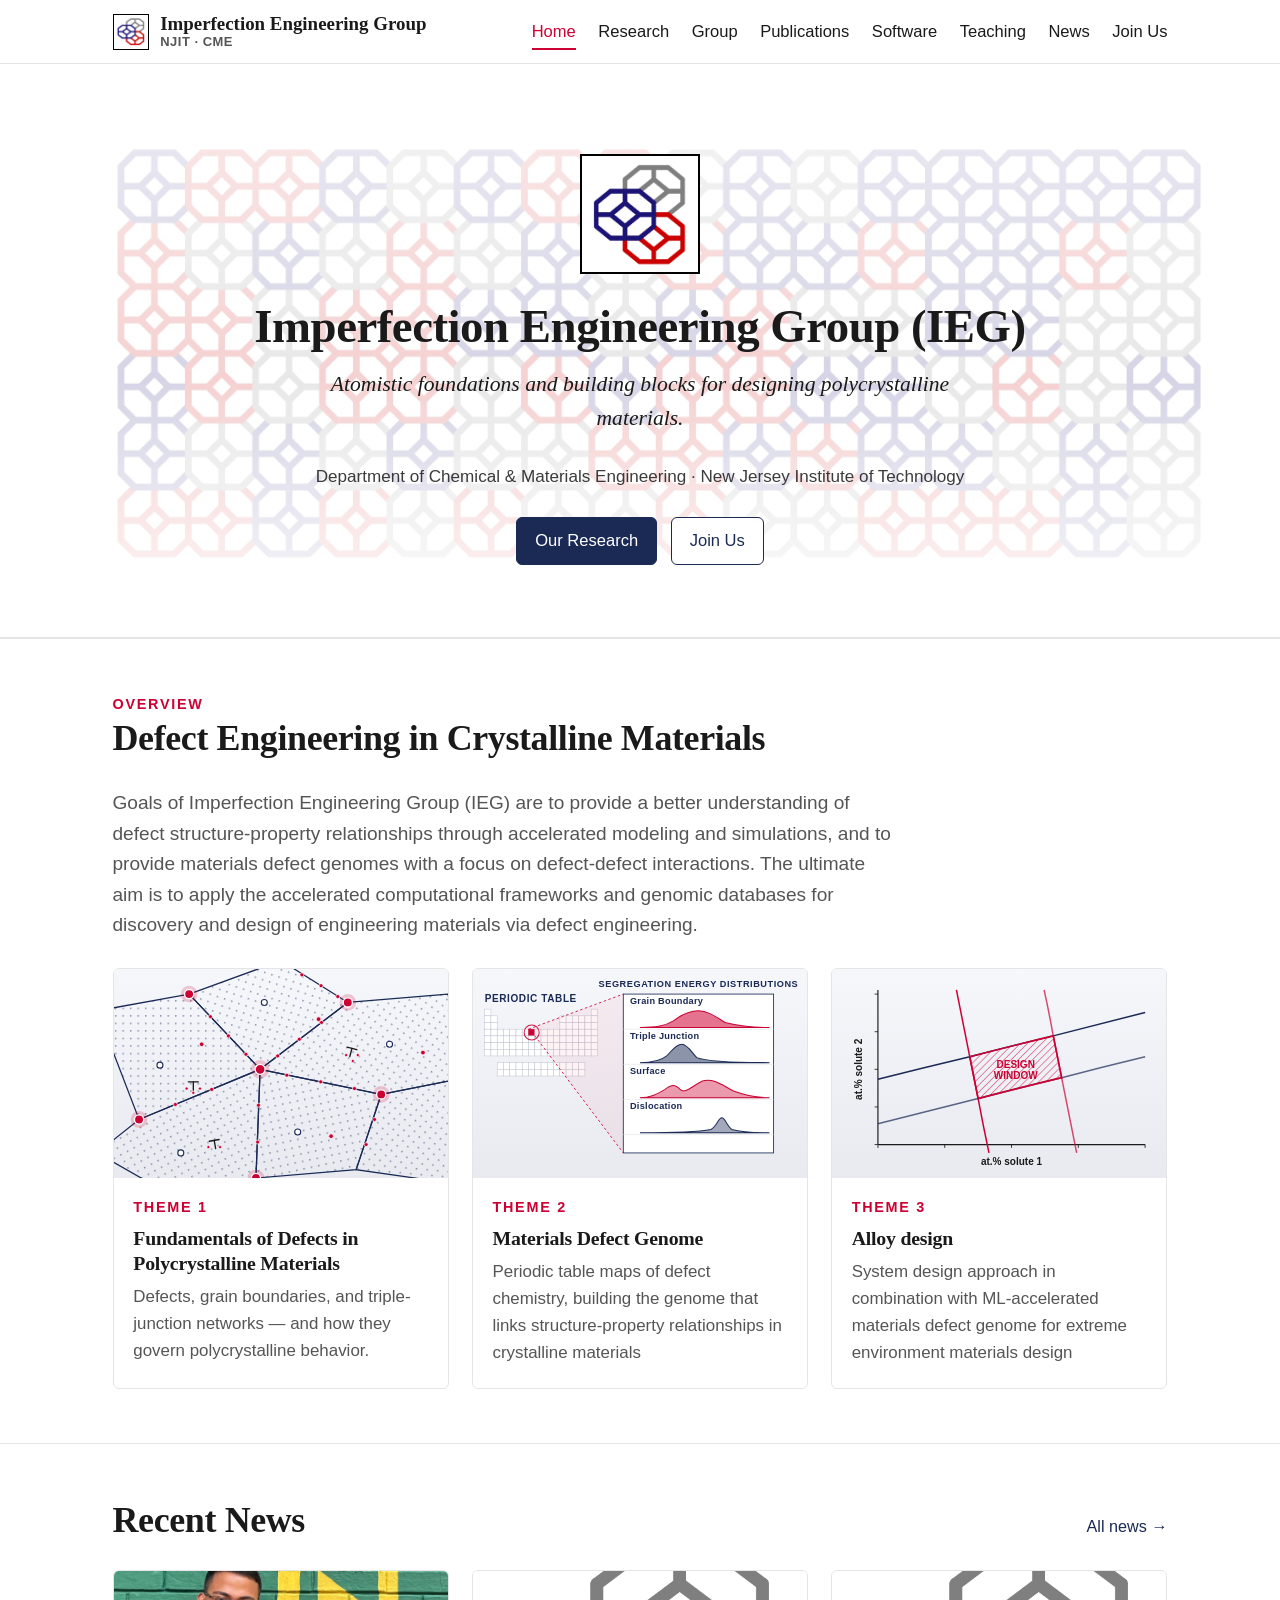
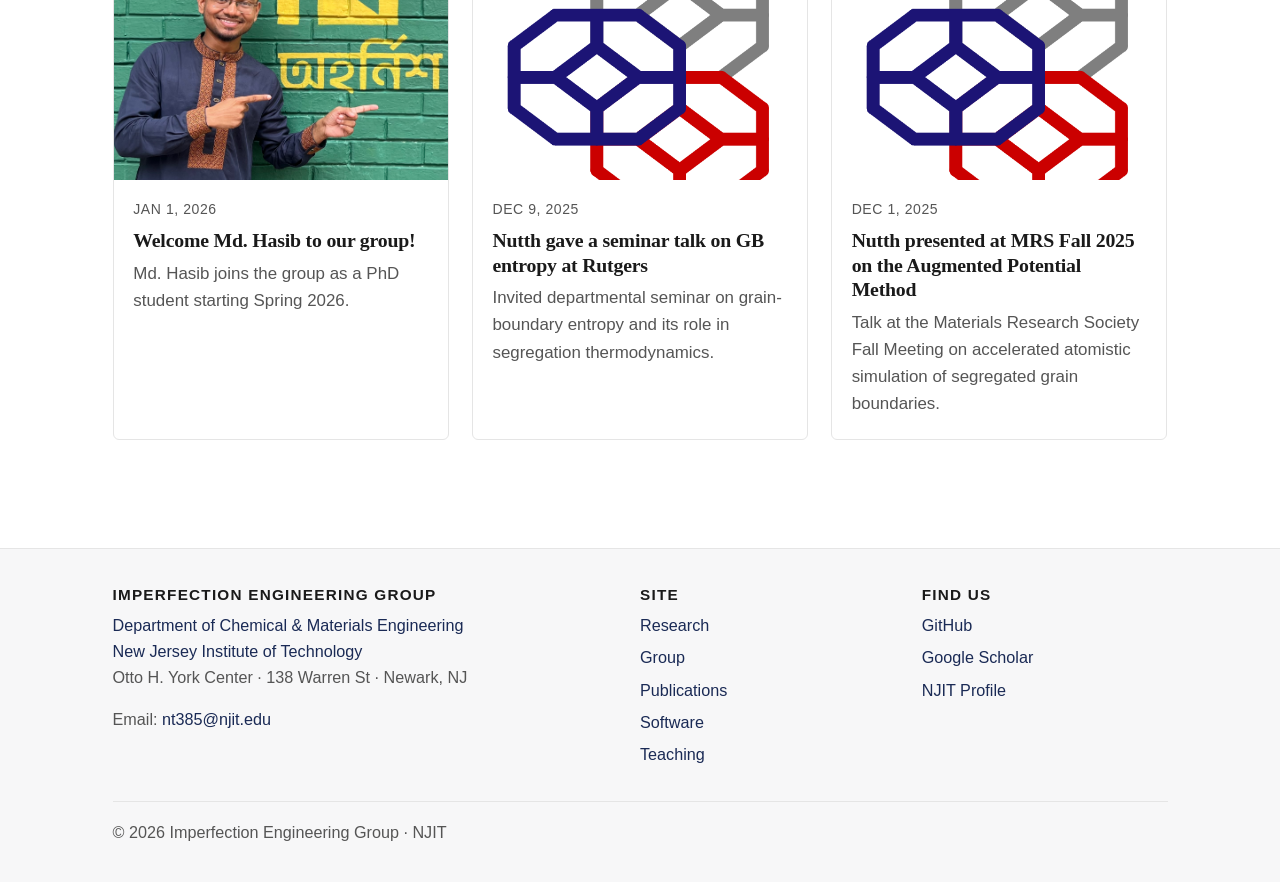
<file: index.html>
<!DOCTYPE html>
<html lang="en">
<head>
  <meta charset="UTF-8">
  <meta name="viewport" content="width=device-width, initial-scale=1">
  <title>Imperfection Engineering Group — NJIT</title>
  <meta name="description" content="Imperfection Engineering Group at NJIT — atomistic simulations and materials design for defects, grain boundaries, and polycrystalline materials.">
  <link rel="icon" href="favicon.png">
  <link rel="stylesheet" href="assets/css/style.css">
</head>
<body>

<header class="site-header">
  <div class="container">
    <nav class="nav">
      <a class="brand" href="index.html">
        <img src="assets/img/logo.png" alt="">
        <span class="brand-text">
          <span class="t1">Imperfection Engineering Group</span>
          <span class="t2">NJIT · CME</span>
        </span>
      </a>
      <button class="nav-toggle" aria-label="Toggle navigation"><span></span></button>
      <ul class="nav-links">
        <li><a href="index.html">Home</a></li>
        <li><a href="pages/research.html">Research</a></li>
        <li><a href="pages/group.html">Group</a></li>
        <li><a href="pages/publications.html">Publications</a></li>
        <li><a href="pages/software.html">Software</a></li>
        <li><a href="pages/teaching.html">Teaching</a></li>
        <li><a href="pages/news.html">News</a></li>
        <li><a href="pages/joinus.html">Join Us</a></li>
      </ul>
    </nav>
  </div>
</header>

<section class="hero">
  <div class="container">
    <img class="hero-logo" src="assets/img/logo.png" alt="Imperfection Engineering Group logo">
    <h1>Imperfection Engineering Group (IEG)</h1>
    <p class="tagline">Atomistic foundations and building blocks for designing polycrystalline materials.</p>
    <p class="hero-meta">Department of Chemical &amp; Materials Engineering · New Jersey Institute of Technology</p>
    <div class="hero-actions">
      <a class="btn btn-primary" href="pages/research.html">Our Research</a>
      <a class="btn" href="pages/joinus.html">Join Us</a>
    </div>
  </div>
</section>

<section>
  <div class="container">
    <div class="section-head">
      <div>
        <div class="eyebrow">Overview</div>
        <h2>Defect Engineering in Crystalline Materials</h2>
      </div>
    </div>
    <p class="muted" style="max-width:780px;">
      Goals of Imperfection Engineering Group (IEG) are to provide a better understanding of defect structure-property
      relationships through accelerated modeling and simulations, and to provide materials defect genomes with a focus
      on defect-defect interactions. The ultimate aim is to apply the accelerated computational frameworks and genomic
      databases for discovery and design of engineering materials via defect engineering.
    </p>
    <div class="grid grid-3" style="margin-top:1.5rem;">
      <div class="card">
        <div class="card-img"><img src="assets/img/theme-polycrystal.svg" alt="Polycrystalline ensemble with intra-grain defects, grain boundaries, and triple junctions"></div>
        <div class="card-body">
          <span class="eyebrow">Theme 1</span>
          <h3 class="card-title">Fundamentals of Defects in Polycrystalline Materials</h3>
          <p class="card-text">Defects, grain boundaries, and triple-junction networks — and how they govern polycrystalline behavior.</p>
        </div>
      </div>
      <div class="card">
        <div class="card-img"><img src="assets/img/theme-defect-genome.svg" alt="Periodic table linked to a defect chemistry genome matrix"></div>
        <div class="card-body">
          <span class="eyebrow">Theme 2</span>
          <h3 class="card-title">Materials Defect Genome</h3>
          <p class="card-text">Periodic table maps of defect chemistry, building the genome that links structure-property relationships in crystalline materials</p>
        </div>
      </div>
      <div class="card">
        <div class="card-img"><img src="assets/img/theme-design.svg" alt="Olson-style contour plot showing iso-property curves and the alloy design window"></div>
        <div class="card-body">
          <span class="eyebrow">Theme 3</span>
          <h3 class="card-title">Alloy design</h3>
          <p class="card-text">System design approach in combination with ML-accelerated materials defect genome for extreme environment materials design</p>
        </div>
      </div>
    </div>
  </div>
</section>

<section>
  <div class="container">
    <div class="section-head">
      <h2>Recent News</h2>
      <a class="more" href="pages/news.html">All news →</a>
    </div>
    <div id="news-cards" class="grid grid-3"></div>
  </div>
</section>

<footer class="site-footer">
  <div class="container">
    <div class="footer-grid">
      <div>
        <h4>Imperfection Engineering Group</h4>
        <p class="muted"><a href="https://cme.njit.edu/" target="_blank" rel="noopener">Department of Chemical &amp; Materials Engineering</a><br>
        <a href="https://www.njit.edu/" target="_blank" rel="noopener">New Jersey Institute of Technology</a><br>
        Otto H. York Center · 138 Warren St · Newark, NJ</p>
        <p class="muted">Email: <a href="mailto:nt385@njit.edu">nt385@njit.edu</a></p>
      </div>
      <div>
        <h4>Site</h4>
        <ul>
          <li><a href="pages/research.html">Research</a></li>
          <li><a href="pages/group.html">Group</a></li>
          <li><a href="pages/publications.html">Publications</a></li>
          <li><a href="pages/software.html">Software</a></li>
          <li><a href="pages/teaching.html">Teaching</a></li>
        </ul>
      </div>
      <div>
        <h4>Find us</h4>
        <ul>
          <li><a href="https://github.com/Imperfection-Engineering-Group" target="_blank" rel="noopener">GitHub</a></li>
          <li><a href="https://scholar.google.com/citations?user=QiIAZvwAAAAJ&amp;hl=en" target="_blank" rel="noopener">Google Scholar</a></li>
          <li><a href="https://people.njit.edu/profile/nt385" target="_blank" rel="noopener">NJIT Profile</a></li>
        </ul>
      </div>
    </div>
    <div class="footer-bottom">
      <span>© <span id="yr"></span> Imperfection Engineering Group · NJIT</span>
    </div>
  </div>
</footer>

<script src="assets/js/site.js"></script>
<script>renderNews("news-cards", { style: "cards", limit: 3 });</script>
</body>
</html>
</file>
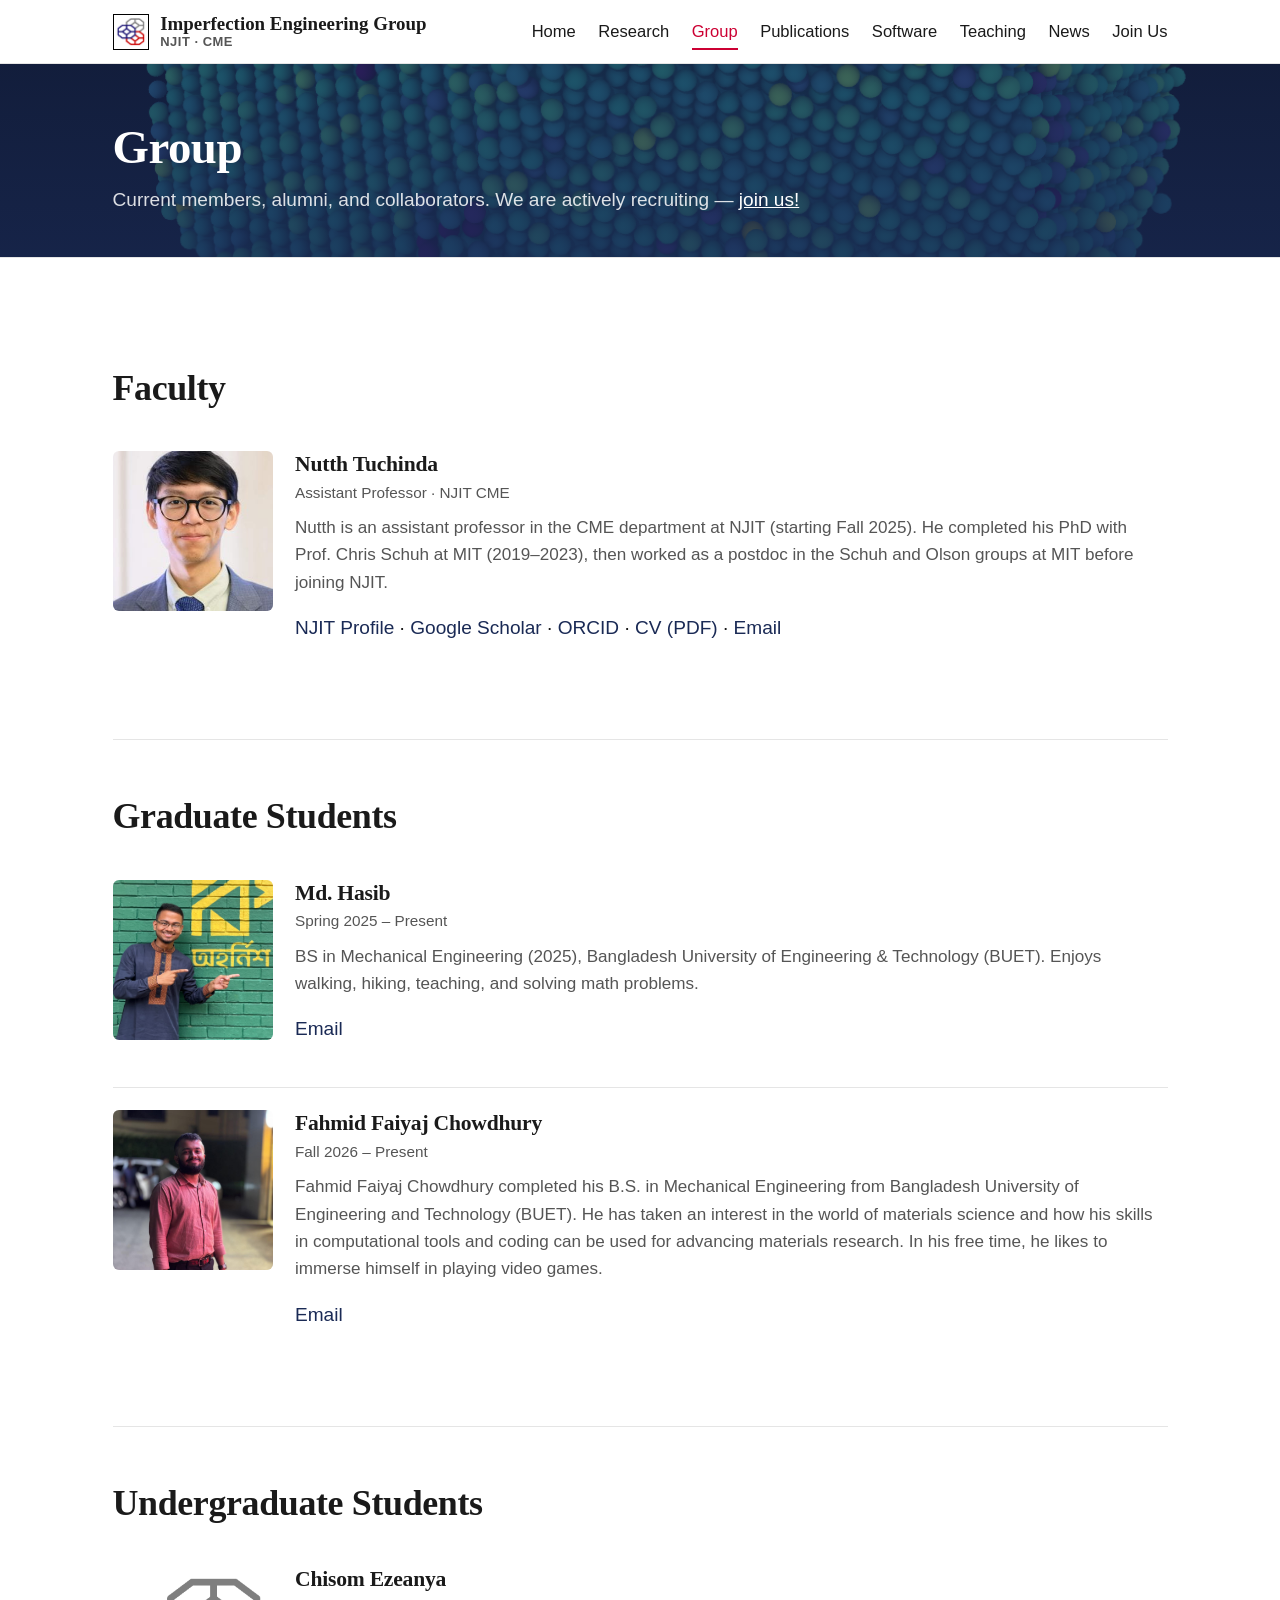
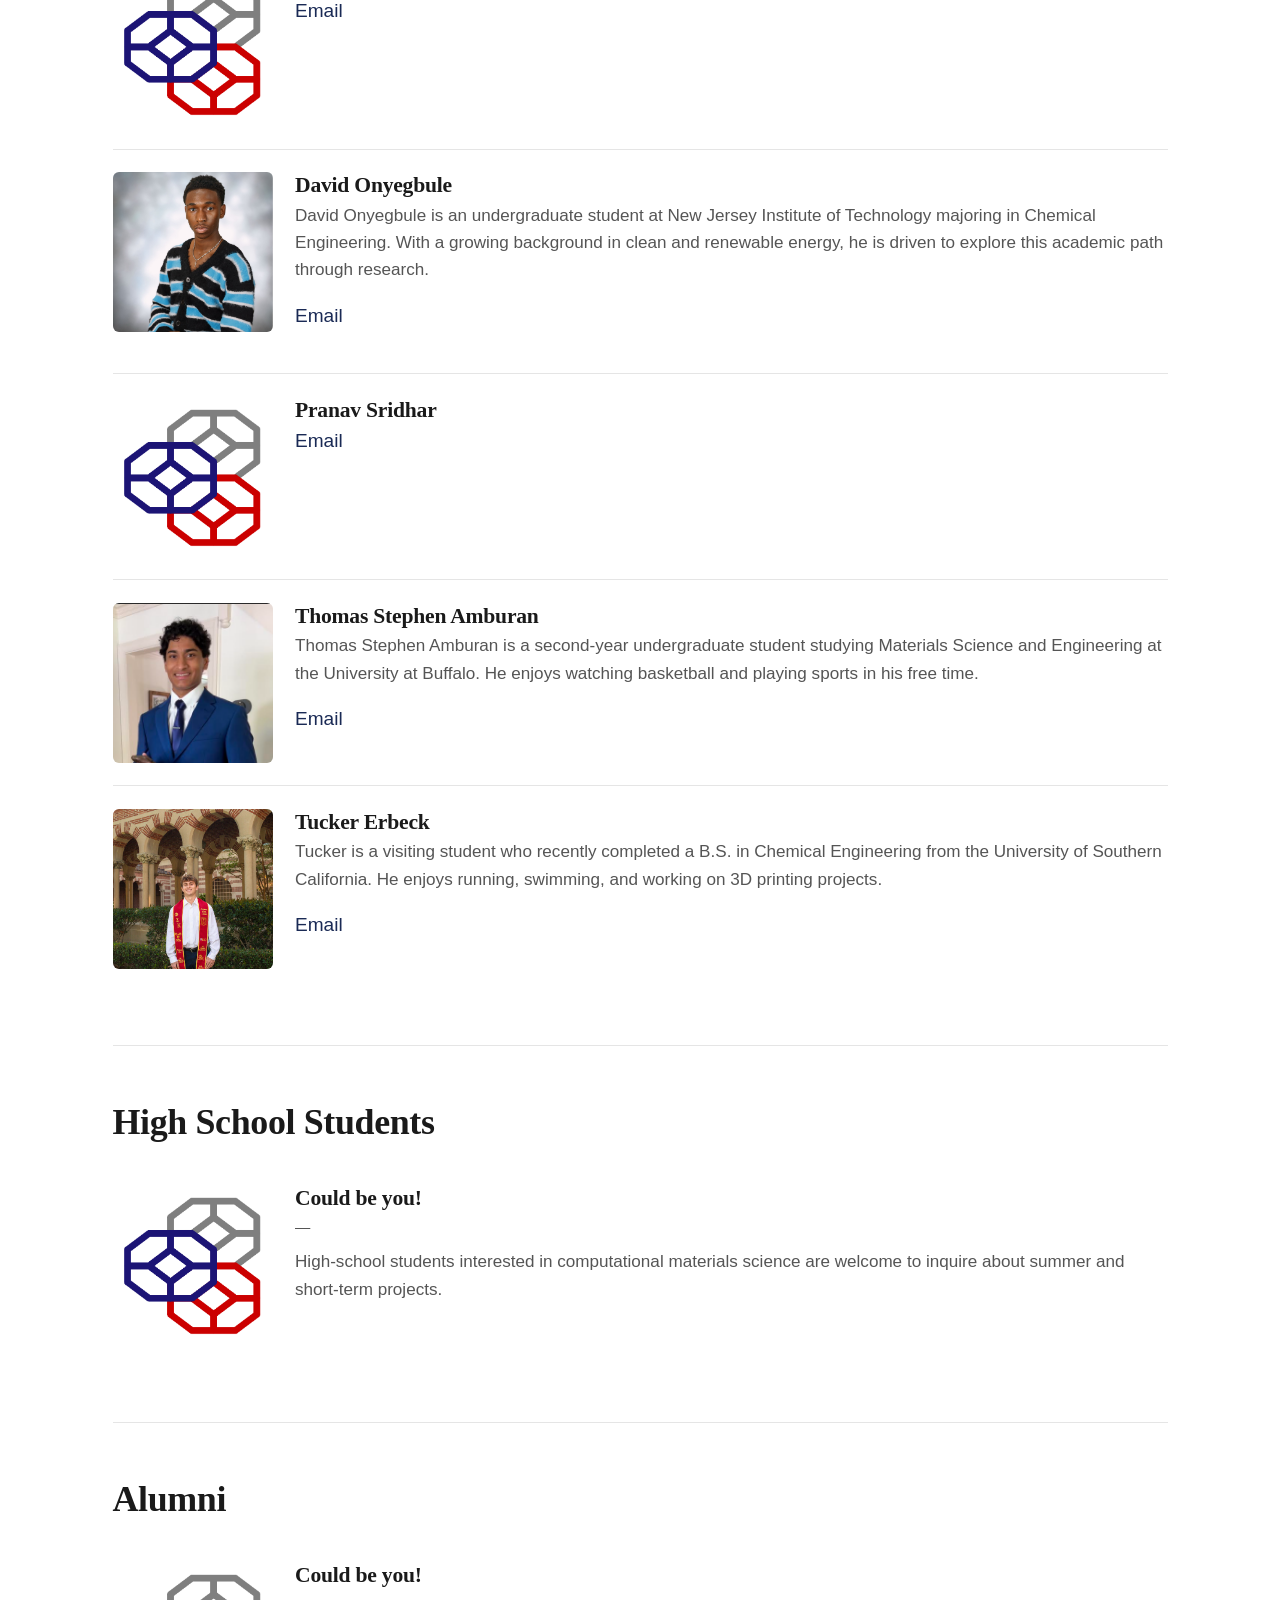
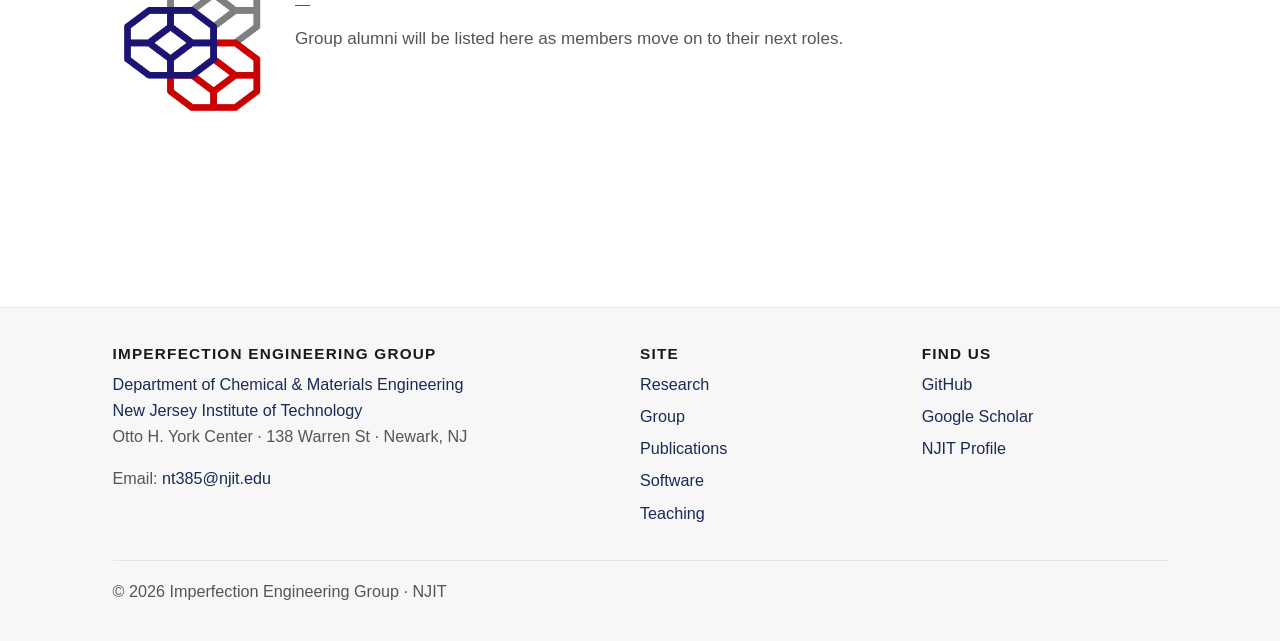
<file: pages/group.html>
<!DOCTYPE html>
<html lang="en">
<head>
  <meta charset="UTF-8">
  <meta name="viewport" content="width=device-width, initial-scale=1">
  <title>Group — Imperfection Engineering Group</title>
  <link rel="icon" href="../favicon.png">
  <link rel="stylesheet" href="../assets/css/style.css">
</head>
<body data-base="../">
<header class="site-header" data-include="header"></header>

<section class="page-banner">
  <div class="container">
    <h1>Group</h1>
    <p>Current members, alumni, and collaborators. We are actively recruiting — <a href="joinus.html" style="color:#fff; text-decoration: underline;">join us!</a></p>
  </div>
</section>

<section>
  <div class="container">
    <div id="group-content"></div>
  </div>
</section>

<footer class="site-footer" data-include="footer"></footer>
<script src="../assets/js/layout.js"></script>
<script src="../assets/js/site.js"></script>
<script>renderGroup();</script>
</body>
</html>
</file>
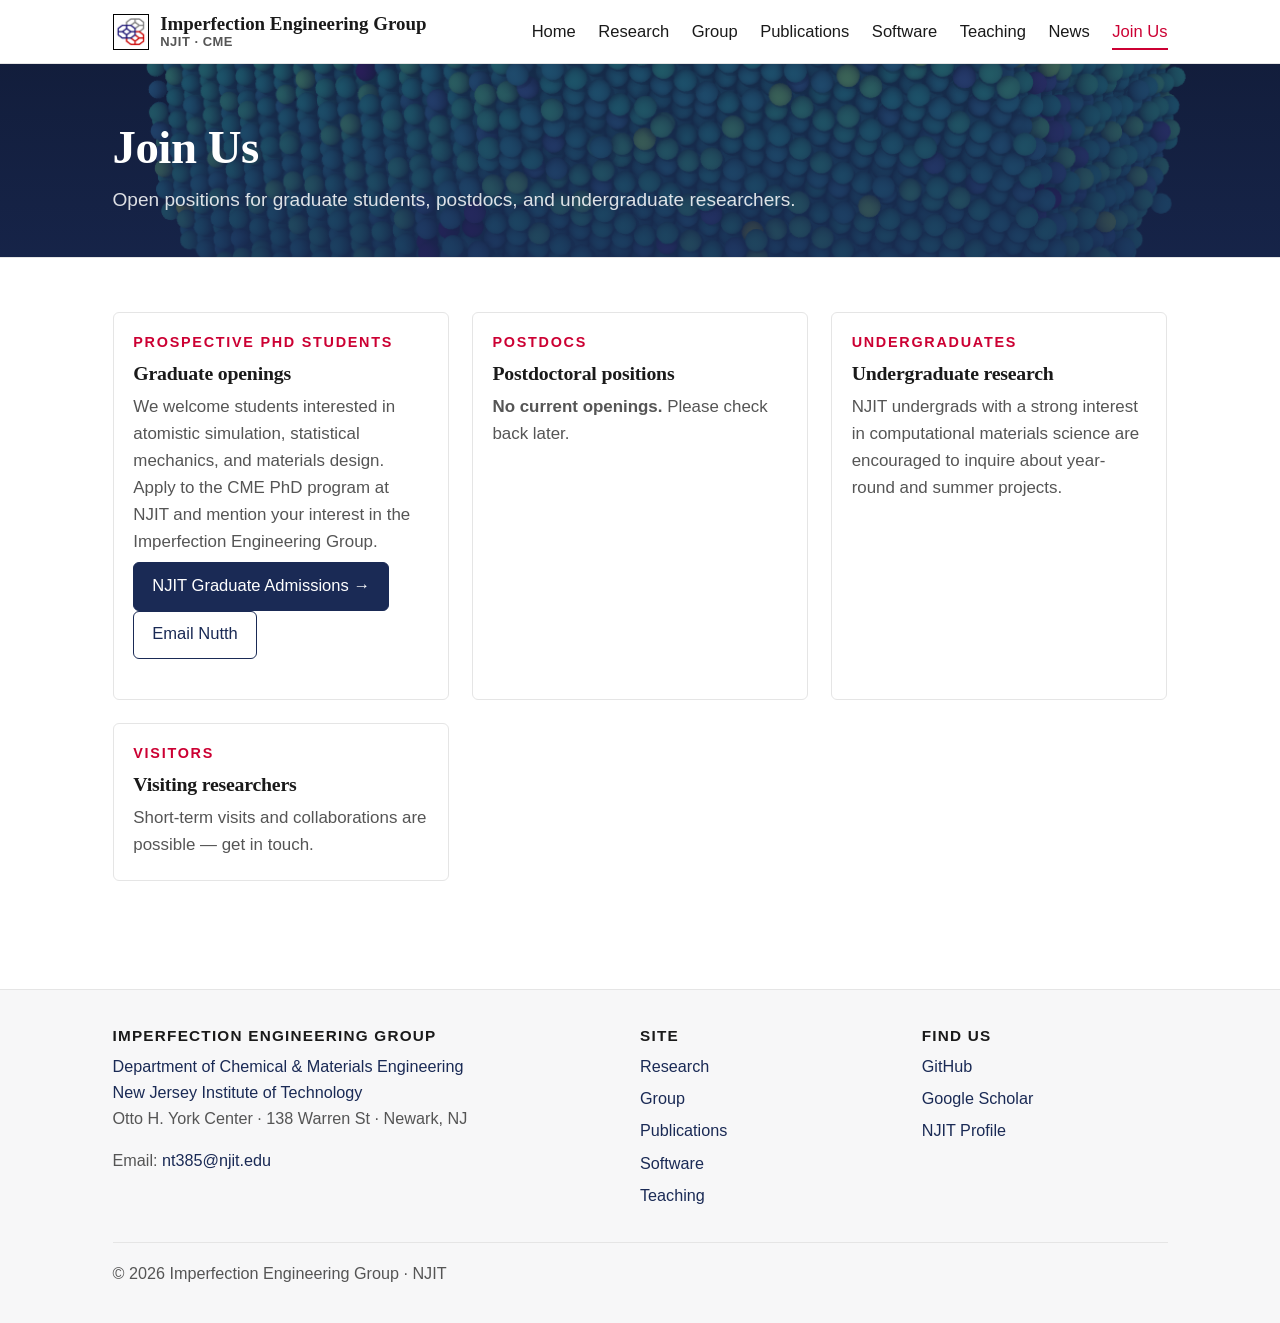
<file: pages/joinus.html>
<!DOCTYPE html>
<html lang="en">
<head>
  <meta charset="UTF-8">
  <meta name="viewport" content="width=device-width, initial-scale=1">
  <title>Join Us — Imperfection Engineering Group</title>
  <link rel="icon" href="../favicon.png">
  <link rel="stylesheet" href="../assets/css/style.css">
</head>
<body data-base="../">
<header class="site-header" data-include="header"></header>

<section class="page-banner">
  <div class="container">
    <h1>Join Us</h1>
    <p>Open positions for graduate students, postdocs, and undergraduate researchers.</p>
  </div>
</section>

<section>
  <div class="container">
    <div class="grid grid-2">
      <div class="card">
        <div class="card-body">
          <span class="eyebrow">Prospective PhD students</span>
          <h3 class="card-title">Graduate openings</h3>
          <p class="card-text">We welcome students interested in atomistic simulation, statistical mechanics, and materials design. Apply to the
            CME PhD program at NJIT and mention your interest in the Imperfection Engineering Group.</p>
          <p>
            <a class="btn btn-primary" href="https://www.njit.edu/admissions/apply" target="_blank" rel="noopener">NJIT Graduate Admissions →</a>
            <a class="btn" href="mailto:nt385@njit.edu">Email Nutth</a>
          </p>
        </div>
      </div>
      <div class="card">
        <div class="card-body">
          <span class="eyebrow">Postdocs</span>
          <h3 class="card-title">Postdoctoral positions</h3>
          <p class="card-text"><strong>No current openings.</strong> Please check back later.</p>
        </div>
      </div>
      <div class="card">
        <div class="card-body">
          <span class="eyebrow">Undergraduates</span>
          <h3 class="card-title">Undergraduate research</h3>
          <p class="card-text">NJIT undergrads with a strong interest in computational materials science are encouraged to inquire about
            year-round and summer projects.</p>
        </div>
      </div>
      <div class="card">
        <div class="card-body">
          <span class="eyebrow">Visitors</span>
          <h3 class="card-title">Visiting researchers</h3>
          <p class="card-text">Short-term visits and collaborations are possible — get in touch.</p>
        </div>
      </div>
    </div>
  </div>
</section>

<footer class="site-footer" data-include="footer"></footer>
<script src="../assets/js/layout.js"></script>
<script src="../assets/js/site.js"></script>
</body>
</html>
</file>
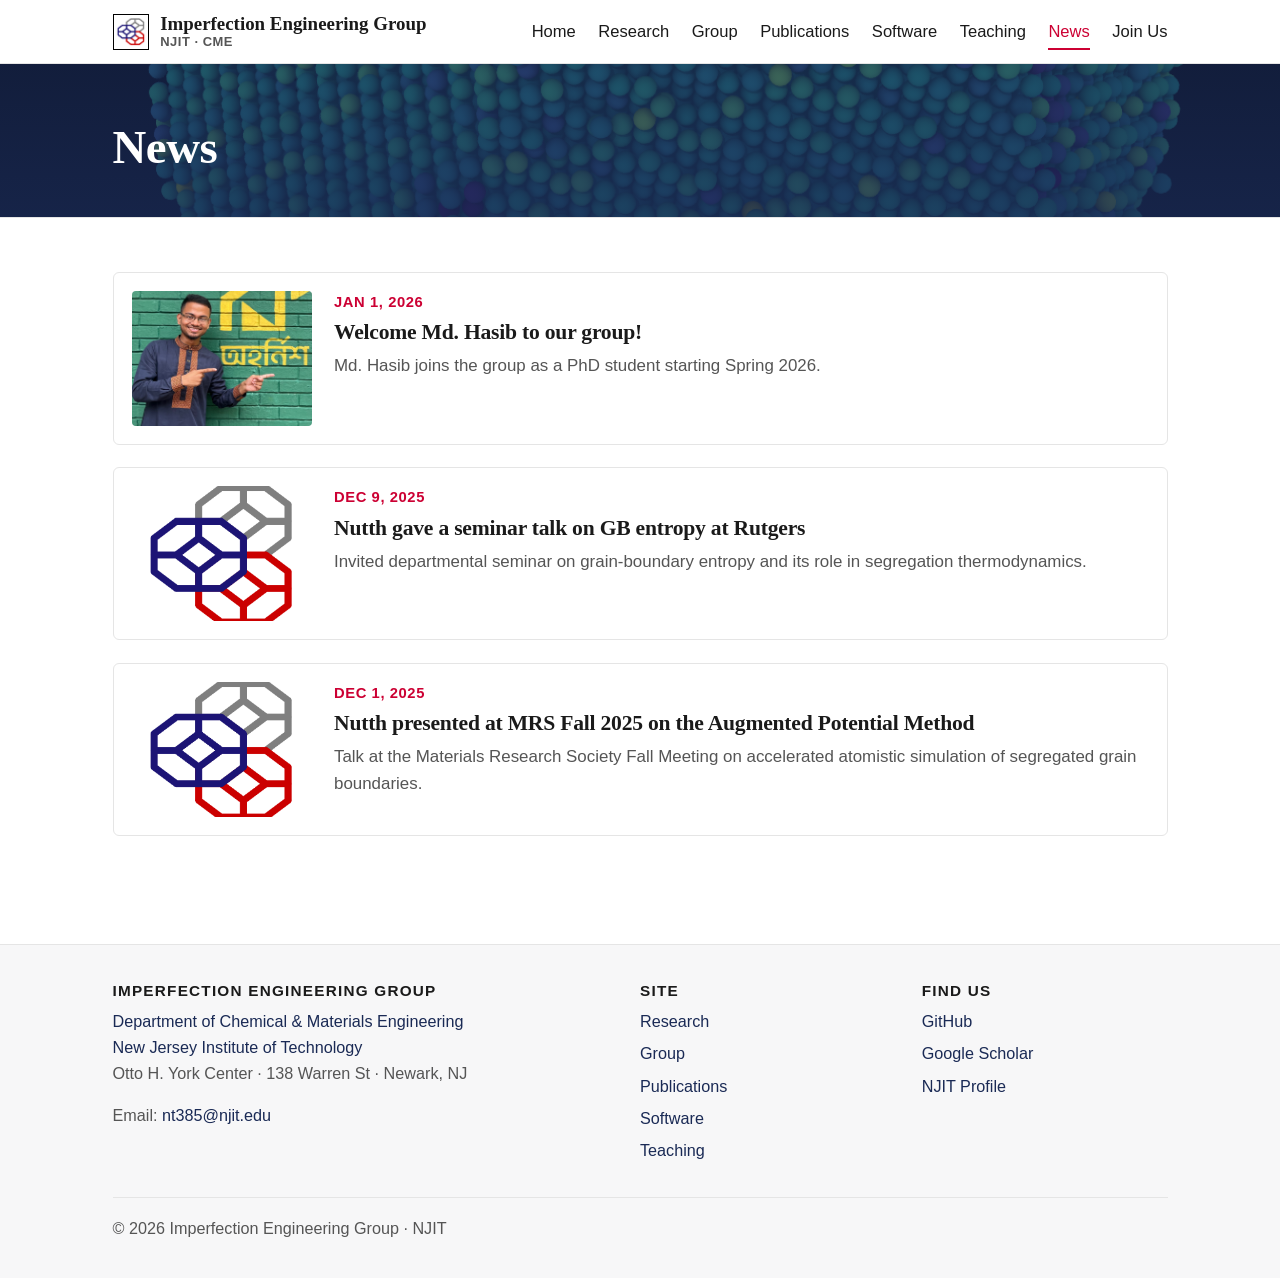
<file: pages/news.html>
<!DOCTYPE html>
<html lang="en">
<head>
  <meta charset="UTF-8">
  <meta name="viewport" content="width=device-width, initial-scale=1">
  <title>News — Imperfection Engineering Group</title>
  <link rel="icon" href="../favicon.png">
  <link rel="stylesheet" href="../assets/css/style.css">
</head>
<body data-base="../">
<header class="site-header" data-include="header"></header>

<section class="page-banner">
  <div class="container">
    <h1>News</h1>
  </div>
</section>

<section>
  <div class="container">
    <div id="news-list" class="news-list"></div>
  </div>
</section>

<footer class="site-footer" data-include="footer"></footer>
<script src="../assets/js/layout.js"></script>
<script src="../assets/js/site.js"></script>
<script>renderNews("news-list");</script>
</body>
</html>
</file>
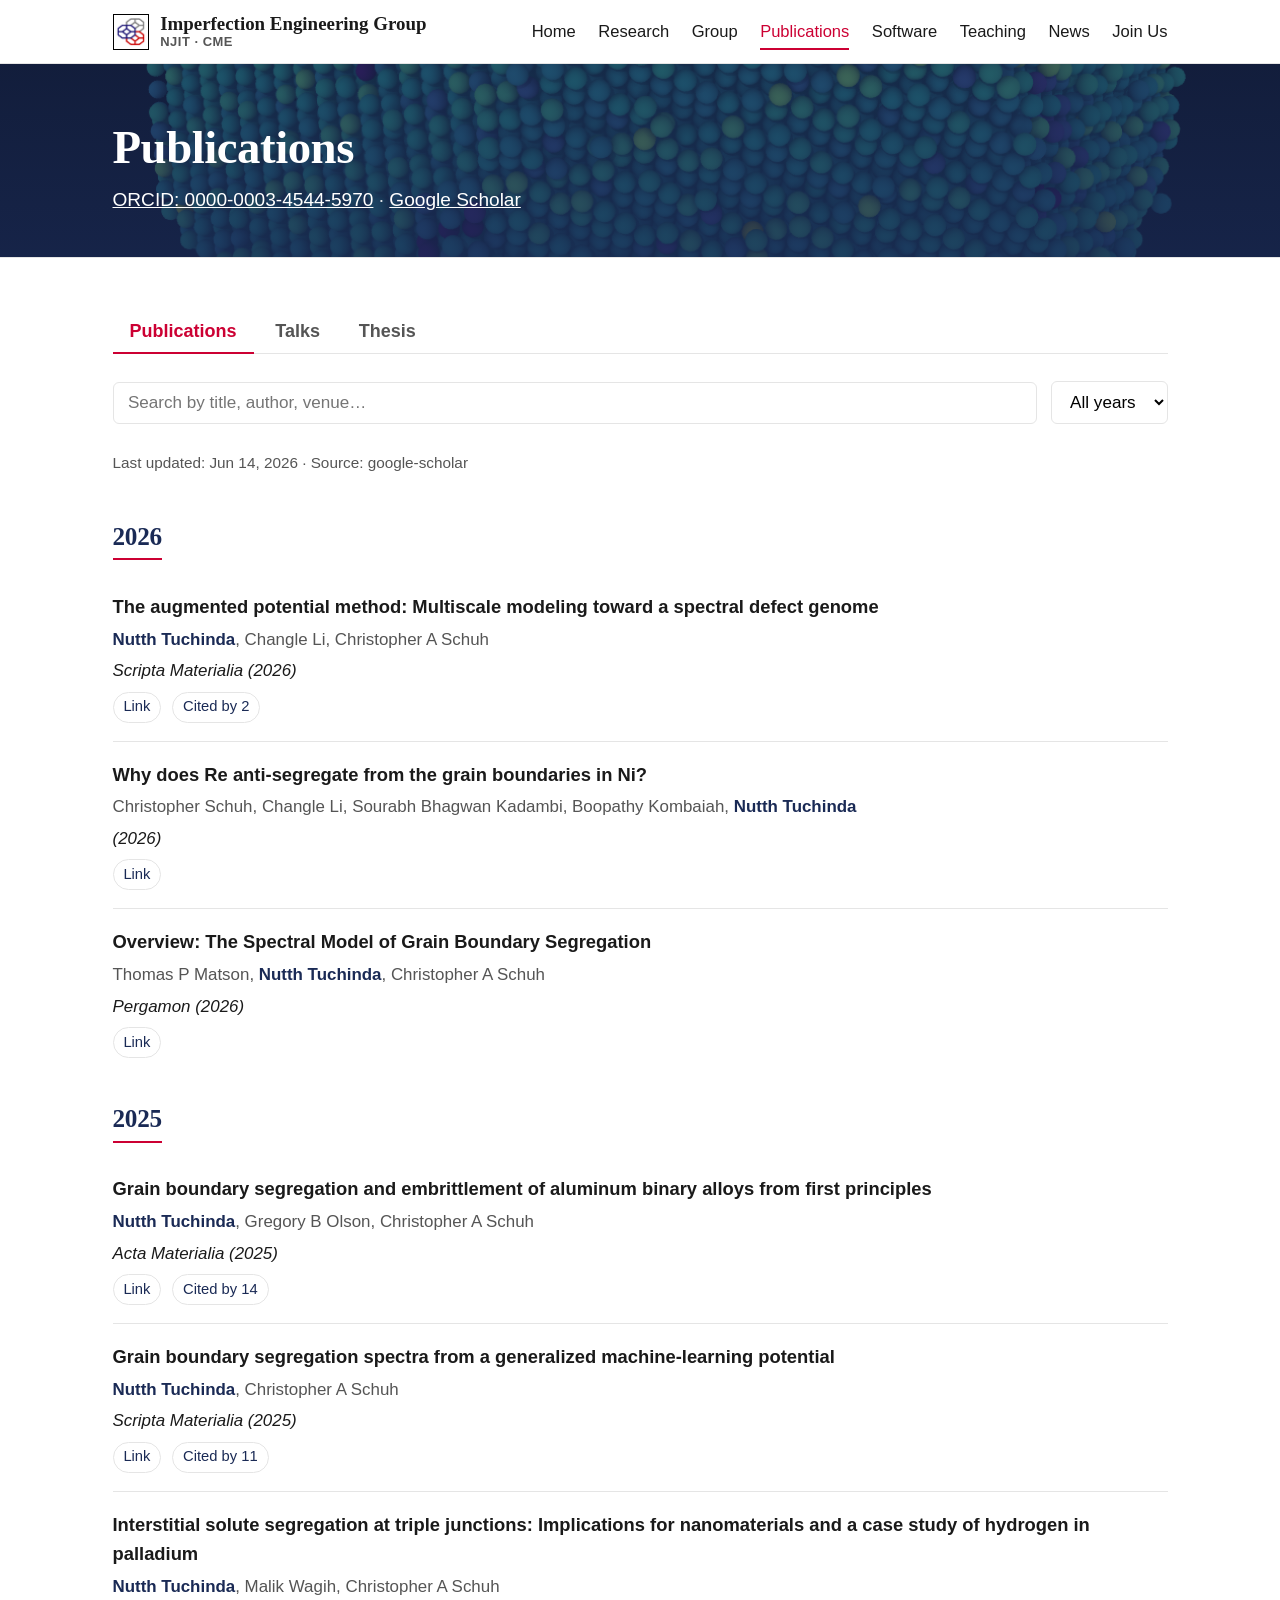
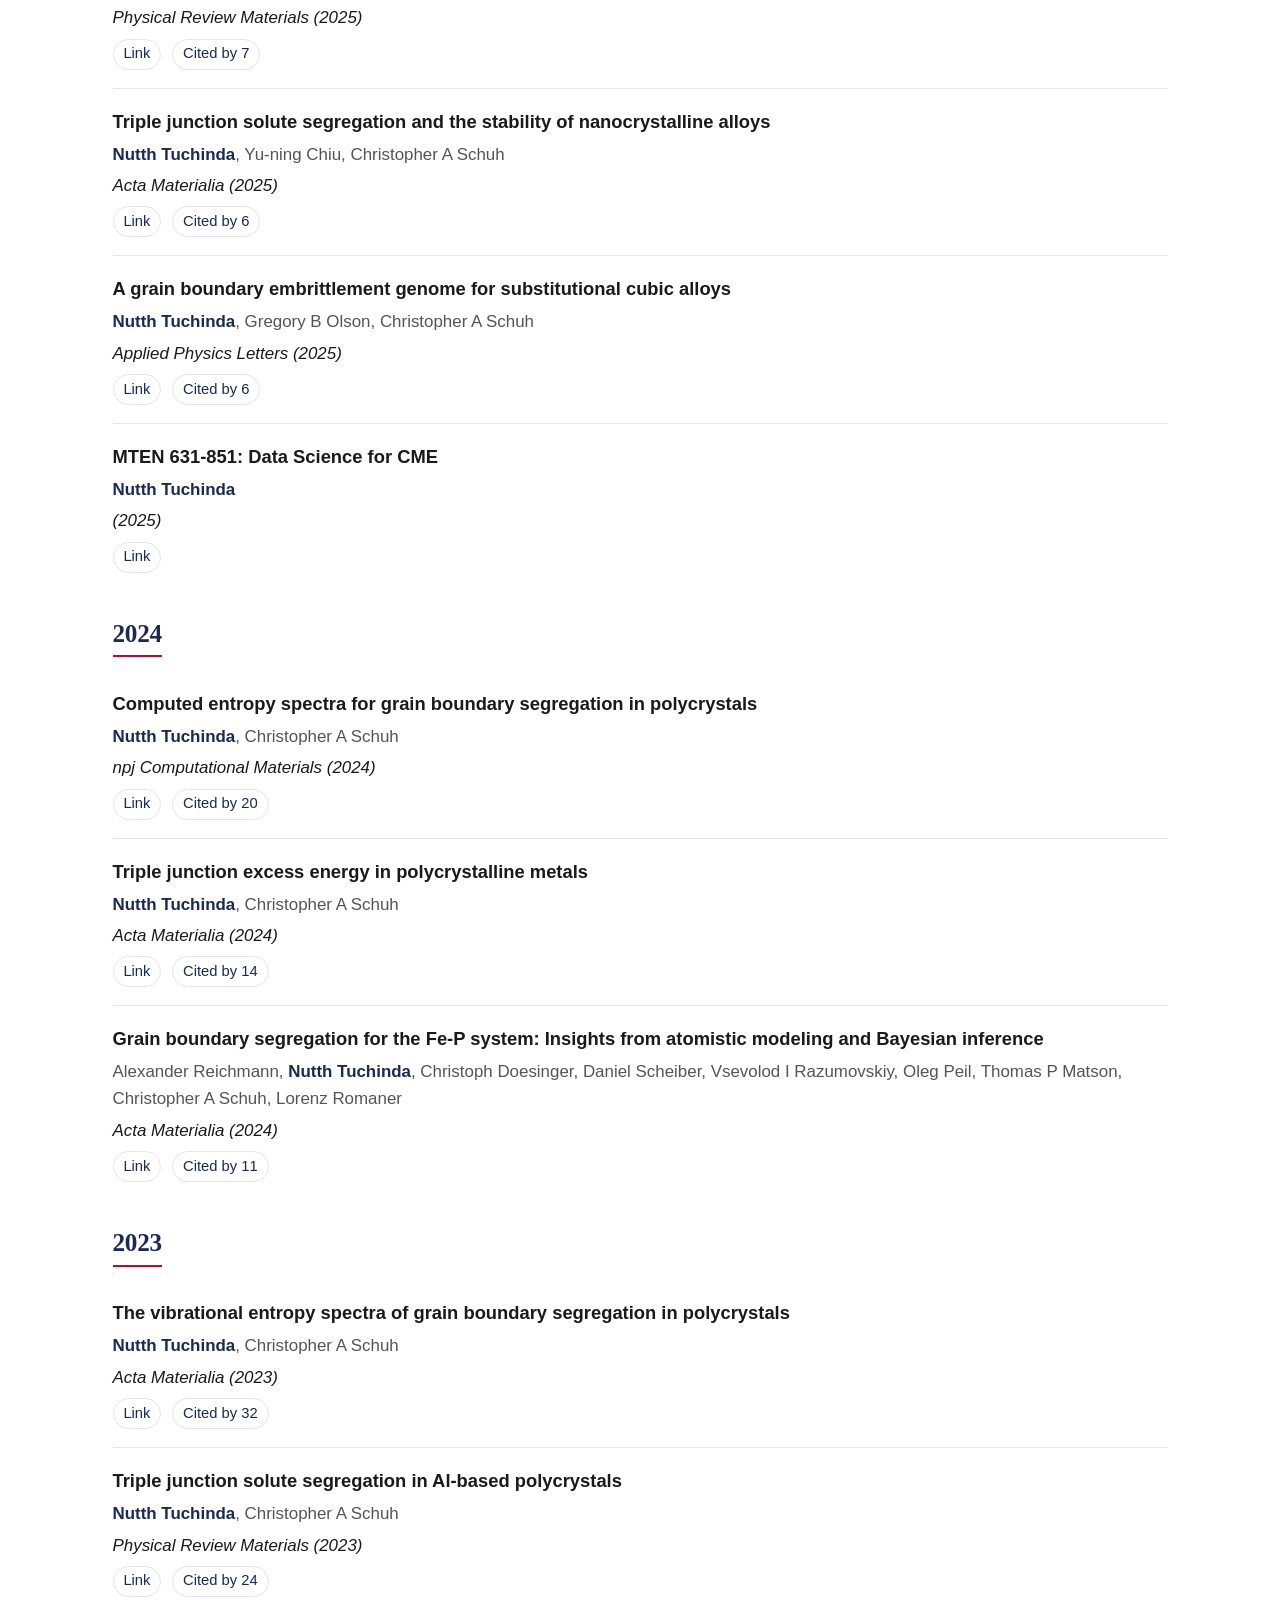
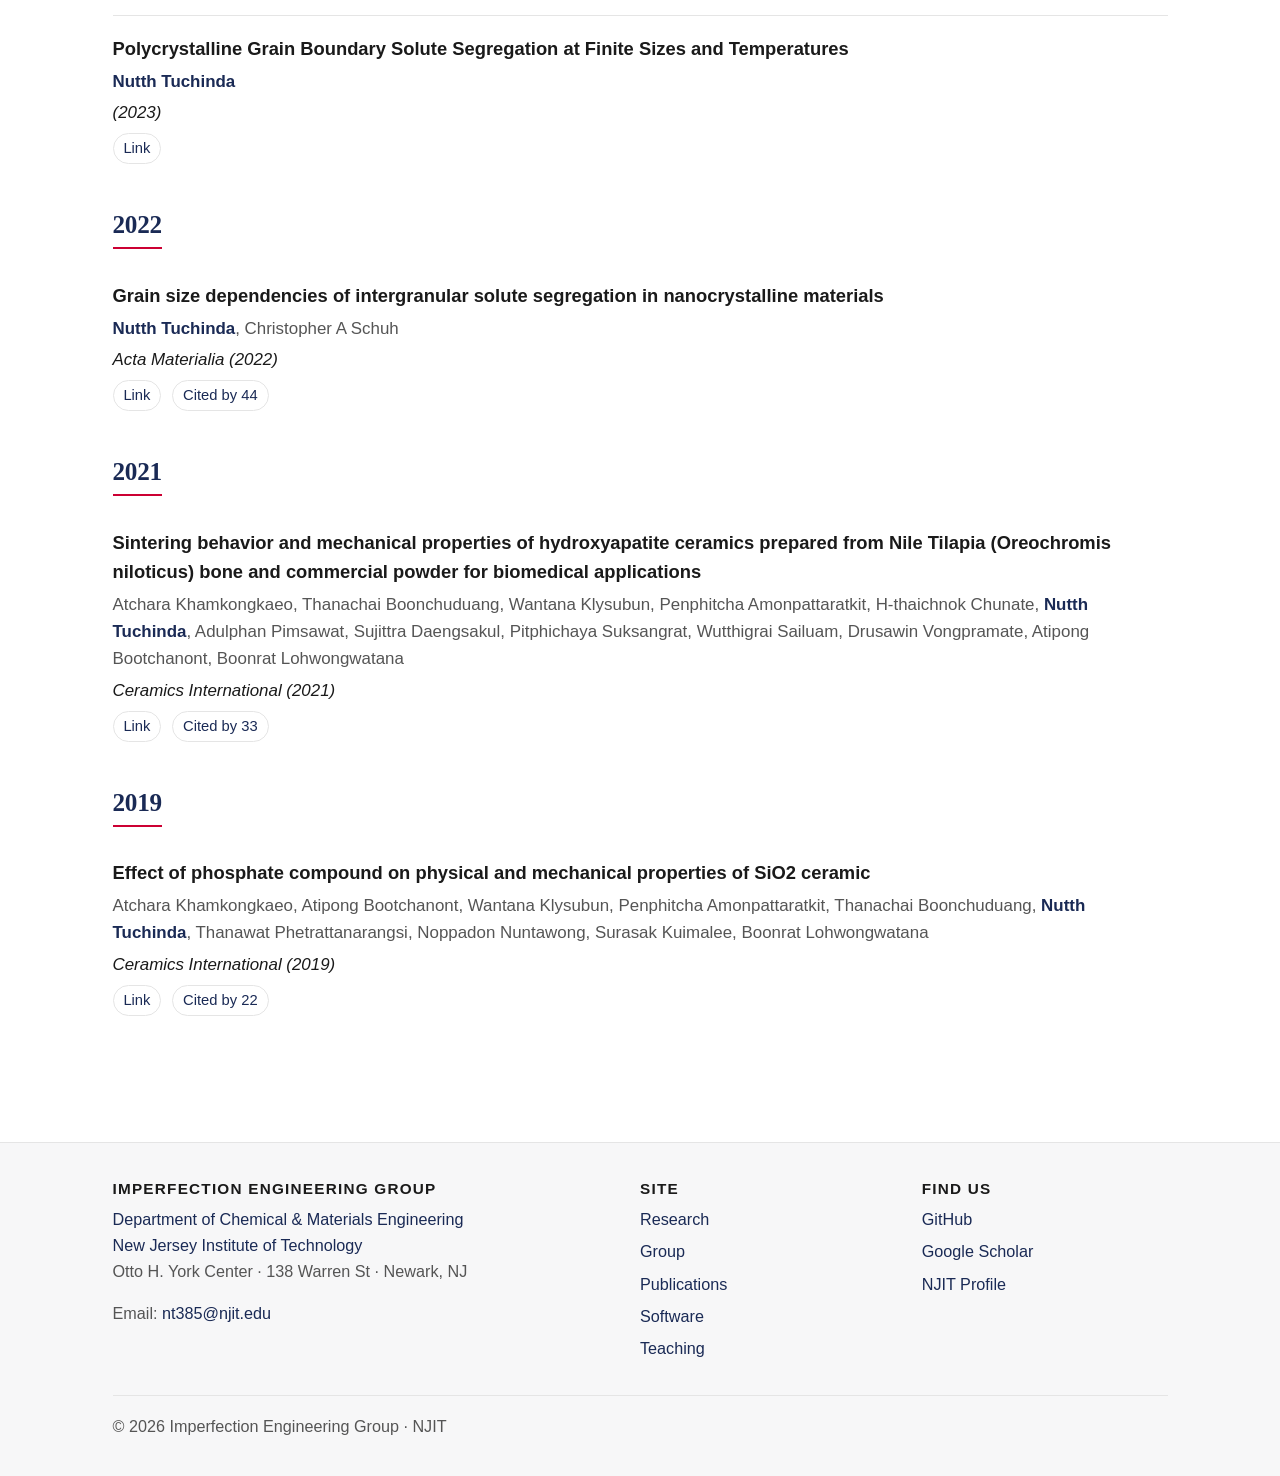
<file: pages/publications.html>
<!DOCTYPE html>
<html lang="en">
<head>
  <meta charset="UTF-8">
  <meta name="viewport" content="width=device-width, initial-scale=1">
  <title>Publications — Imperfection Engineering Group</title>
  <link rel="icon" href="../favicon.png">
  <link rel="stylesheet" href="../assets/css/style.css">
</head>
<body data-base="../">
<header class="site-header" data-include="header"></header>

<section class="page-banner">
  <div class="container">
    <h1>Publications</h1>
    <p class="pub-profile-links">
      <a href="https://orcid.org/0000-0003-4544-5970" target="_blank" rel="noopener">ORCID: 0000-0003-4544-5970</a>
      <span aria-hidden="true"> · </span>
      <a href="https://scholar.google.com/citations?user=QiIAZvwAAAAJ&amp;hl=en" target="_blank" rel="noopener">Google Scholar</a>
    </p>
  </div>
</section>

<section>
  <div class="container">
    <div class="pub-tabs" role="tablist">
      <button class="pub-tab is-active" data-tab="publications" role="tab">Publications</button>
      <button class="pub-tab" data-tab="talks" role="tab">Talks</button>
      <button class="pub-tab" data-tab="thesis" role="tab">Thesis</button>
    </div>

    <div class="pub-panel" id="panel-publications" role="tabpanel">
      <div class="pubs-controls">
        <input type="search" id="pub-search" placeholder="Search by title, author, venue…">
        <select id="pub-year"></select>
      </div>
      <p id="pub-updated" class="muted" style="font-size:.85rem; margin-bottom:1rem;"></p>
      <div id="publications-root"></div>
    </div>

    <div class="pub-panel" id="panel-talks" role="tabpanel" hidden>
      <div id="talks-root"></div>
    </div>

    <div class="pub-panel" id="panel-thesis" role="tabpanel" hidden>
      <div id="thesis-root"></div>
    </div>
  </div>
</section>

<footer class="site-footer" data-include="footer"></footer>
<script src="../assets/js/layout.js"></script>
<script src="../assets/js/site.js"></script>
<script>
  renderPublications();
  renderTalks();
  renderTheses();
  initPubTabs();
</script>
</body>
</html>
</file>
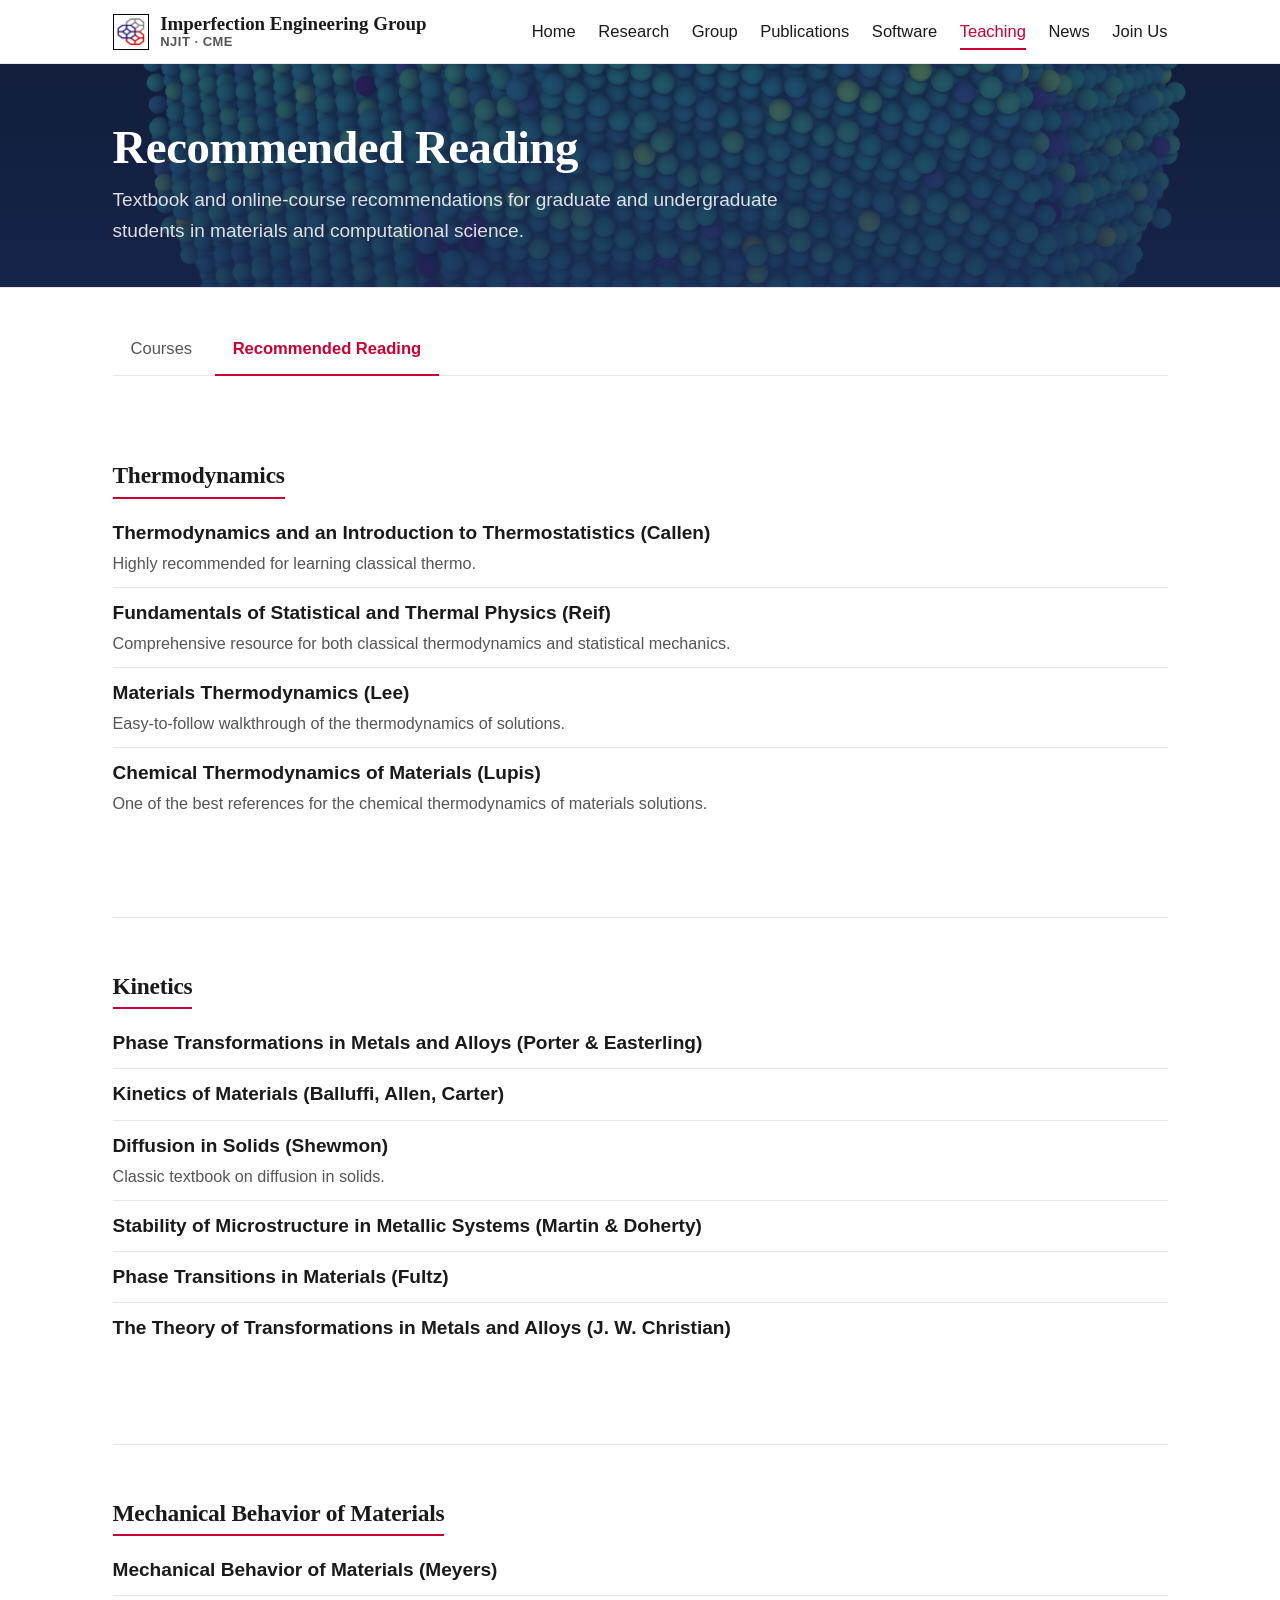
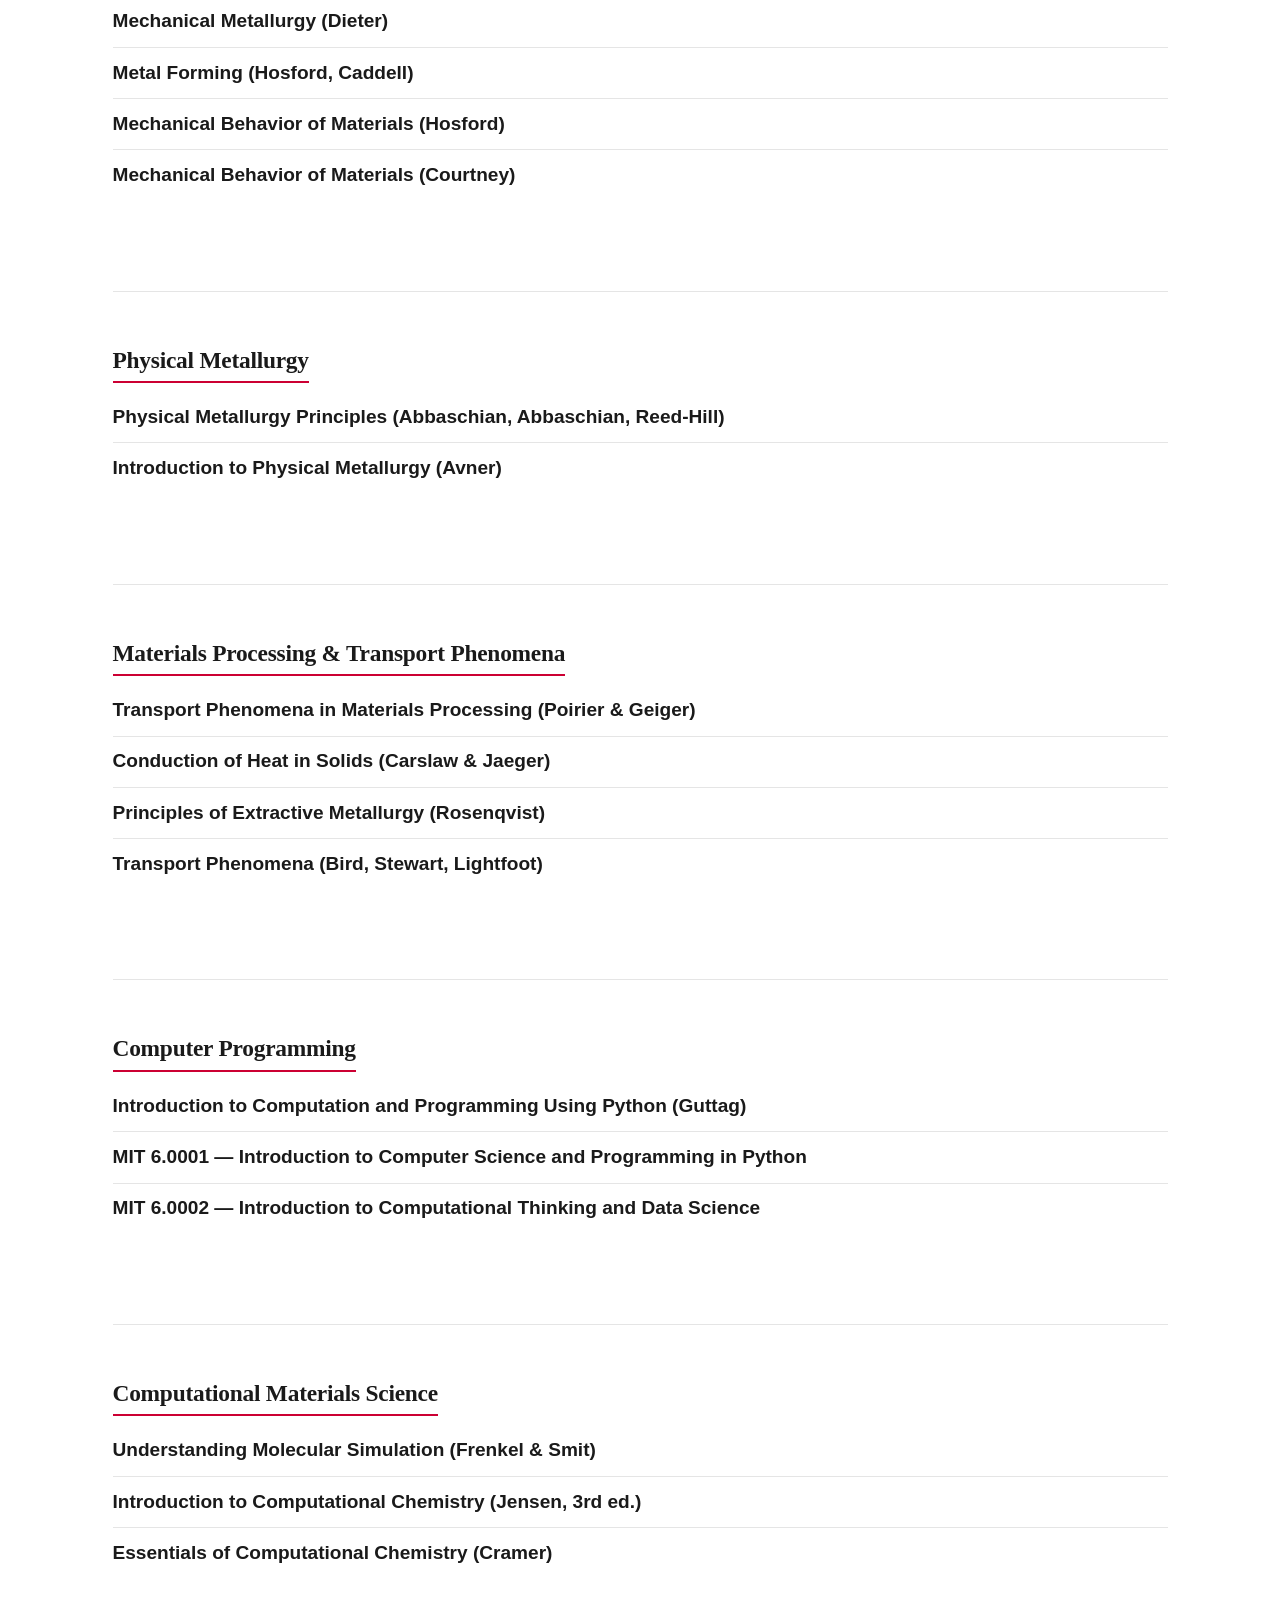
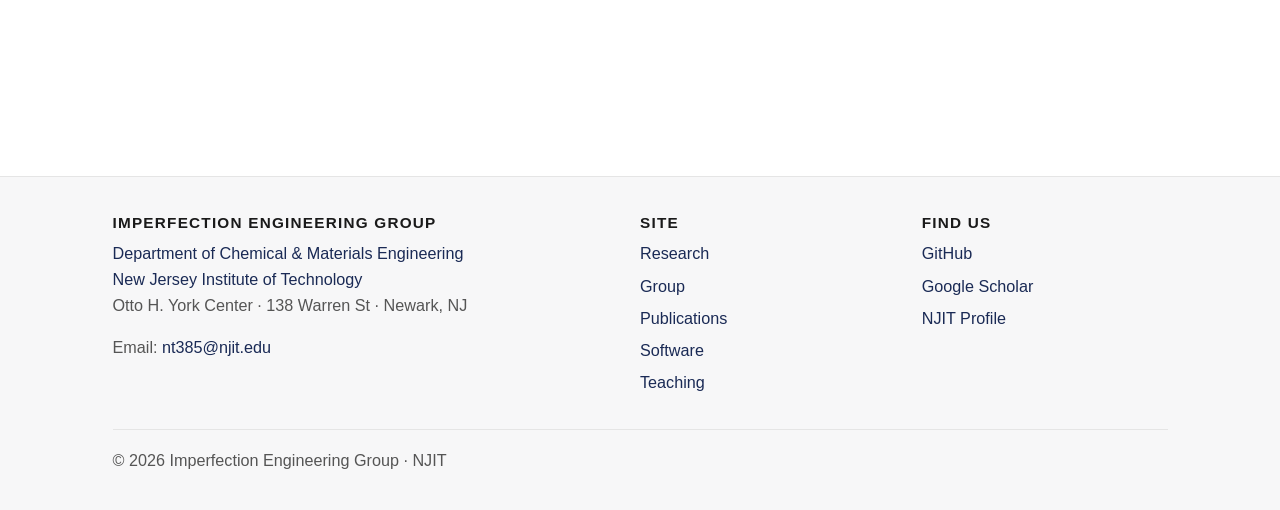
<file: pages/reading.html>
<!DOCTYPE html>
<html lang="en">
<head>
  <meta charset="UTF-8">
  <meta name="viewport" content="width=device-width, initial-scale=1">
  <title>Recommended Reading — Imperfection Engineering Group</title>
  <link rel="icon" href="../favicon.png">
  <link rel="stylesheet" href="../assets/css/style.css">
</head>
<body data-base="../" data-nav="teaching.html">
<header class="site-header" data-include="header"></header>

<section class="page-banner">
  <div class="container">
    <h1>Recommended Reading</h1>
    <p>Textbook and online-course recommendations for graduate and undergraduate students in materials and computational science.</p>
  </div>
</section>

<section>
  <div class="container">
    <nav class="subnav">
      <a href="teaching.html">Courses</a>
      <a href="reading.html" class="active">Recommended Reading</a>
    </nav>

    <div id="reading-root"></div>
  </div>
</section>

<footer class="site-footer" data-include="footer"></footer>
<script src="../assets/js/layout.js"></script>
<script src="../assets/js/site.js"></script>
<script>renderReading();</script>
</body>
</html>
</file>
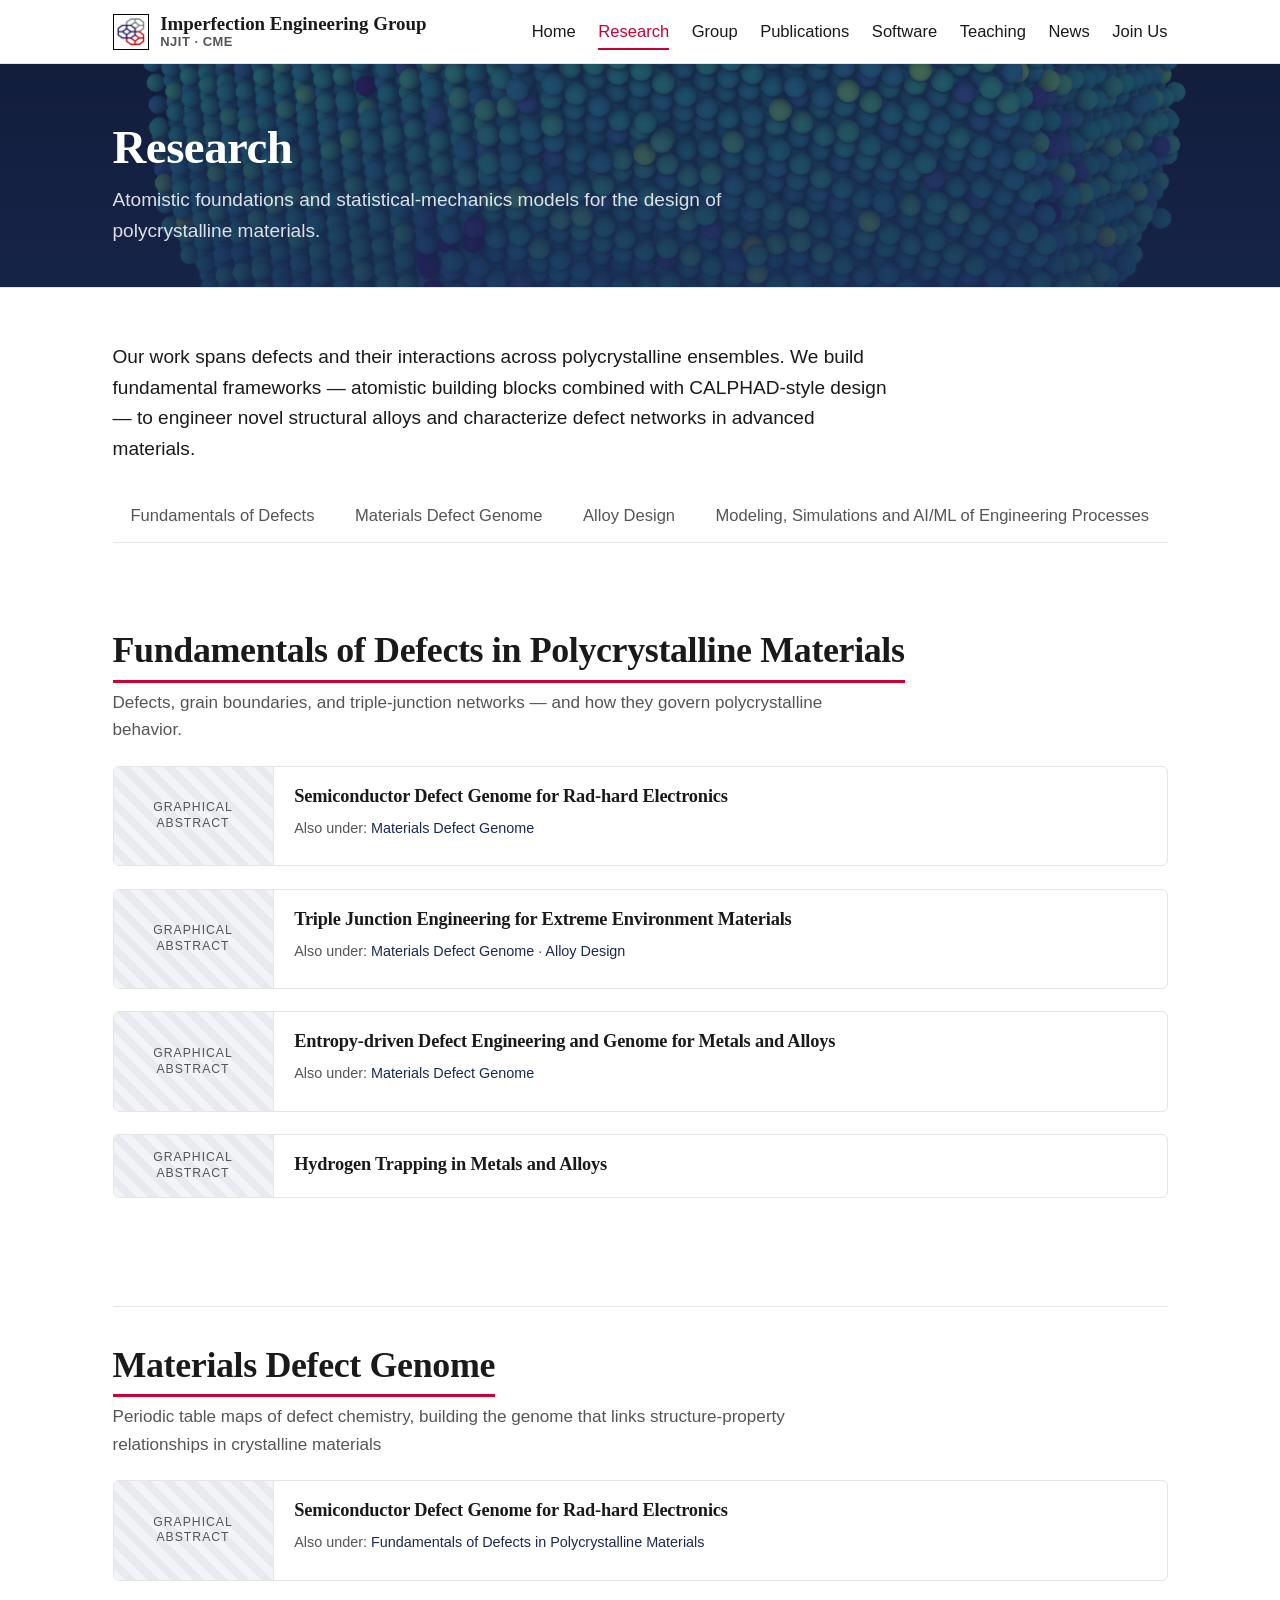
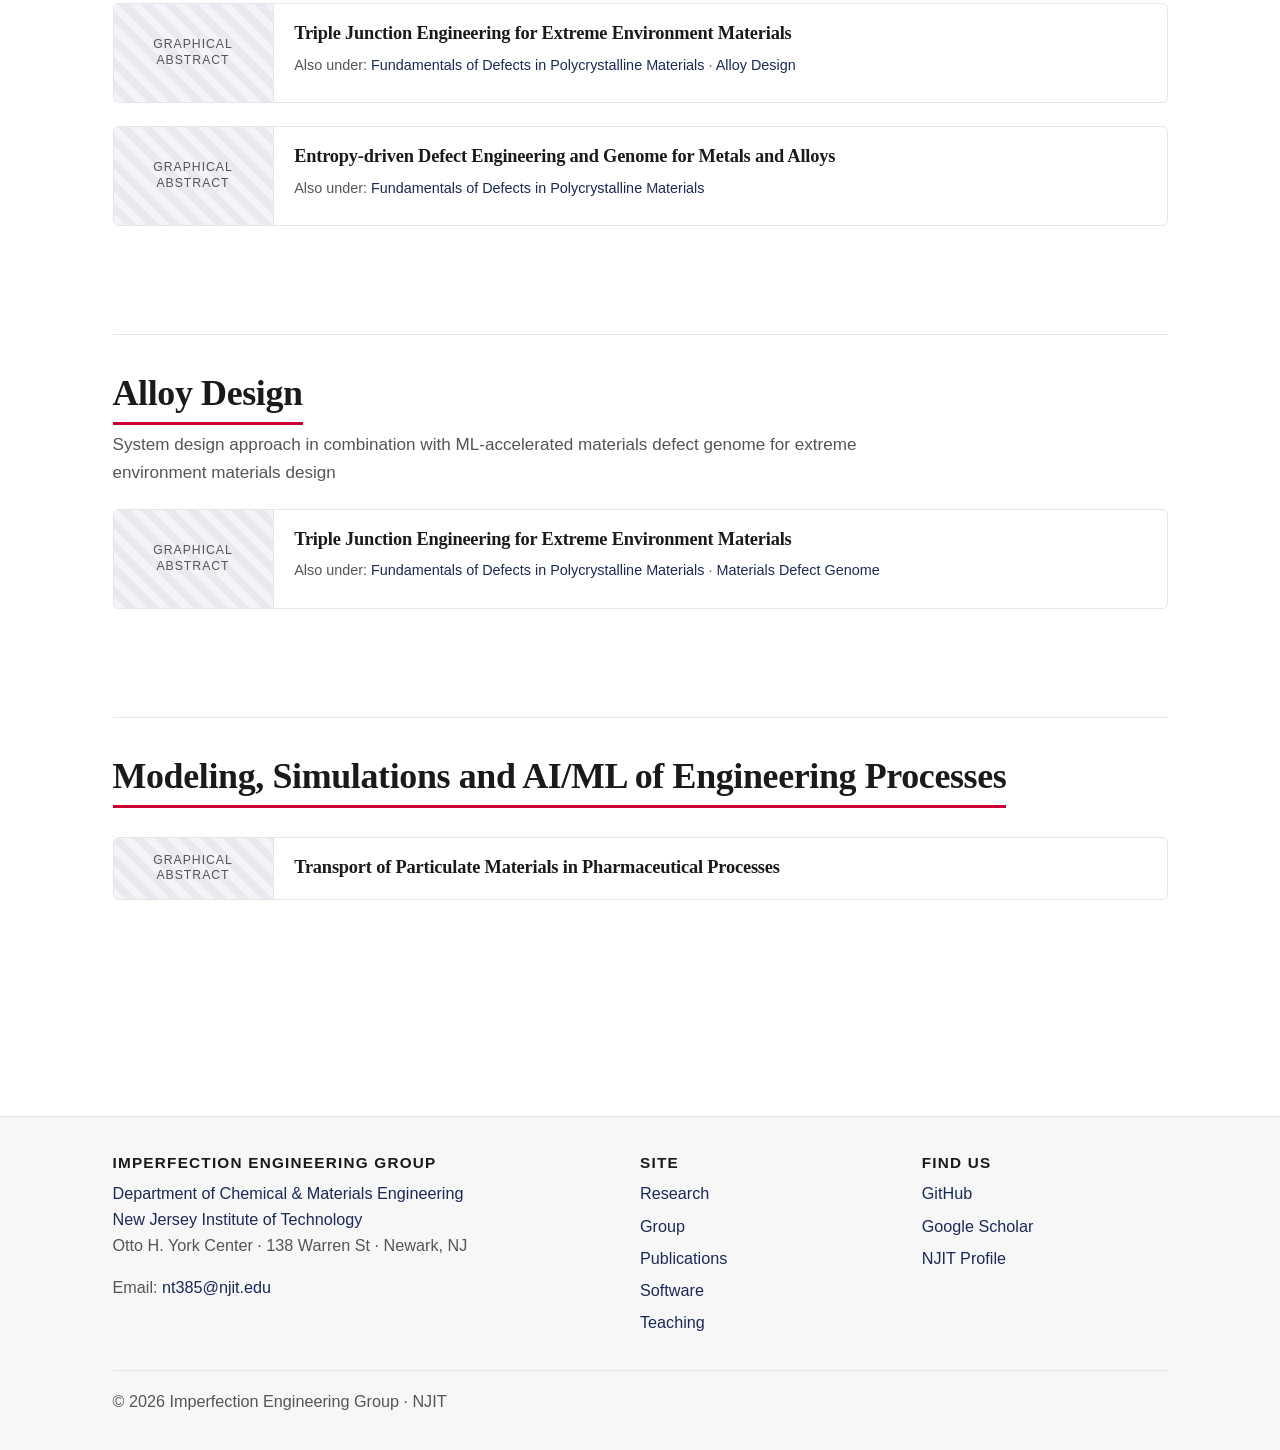
<file: pages/research.html>
<!DOCTYPE html>
<html lang="en">
<head>
  <meta charset="UTF-8">
  <meta name="viewport" content="width=device-width, initial-scale=1">
  <title>Research — Imperfection Engineering Group</title>
  <link rel="icon" href="../favicon.png">
  <link rel="stylesheet" href="../assets/css/style.css">
</head>
<body data-base="../">
<header class="site-header" data-include="header"></header>

<section class="page-banner">
  <div class="container">
    <h1>Research</h1>
    <p>Atomistic foundations and statistical-mechanics models for the design of polycrystalline materials.</p>
  </div>
</section>

<section>
  <div class="container">
    <p style="max-width:780px;">
      Our work spans defects and their interactions across polycrystalline ensembles. We build fundamental
      frameworks — atomistic building blocks combined with CALPHAD-style design — to engineer novel structural alloys
      and characterize defect networks in advanced materials.
    </p>

    <nav class="subnav" style="margin-top:1.5rem;">
      <a href="#polycrystalline-ensembles">Fundamentals of Defects</a>
      <a href="#materials-defect-genome">Materials Defect Genome</a>
      <a href="#alloy-design">Alloy Design</a>
      <a href="#process-modeling-ai-ml">Modeling, Simulations and AI/ML of Engineering Processes</a>
    </nav>

    <div id="research-root"></div>
  </div>
</section>

<footer class="site-footer" data-include="footer"></footer>
<script src="../assets/js/layout.js"></script>
<script src="../assets/js/site.js"></script>
<script>renderResearch();</script>
</body>
</html>
</file>
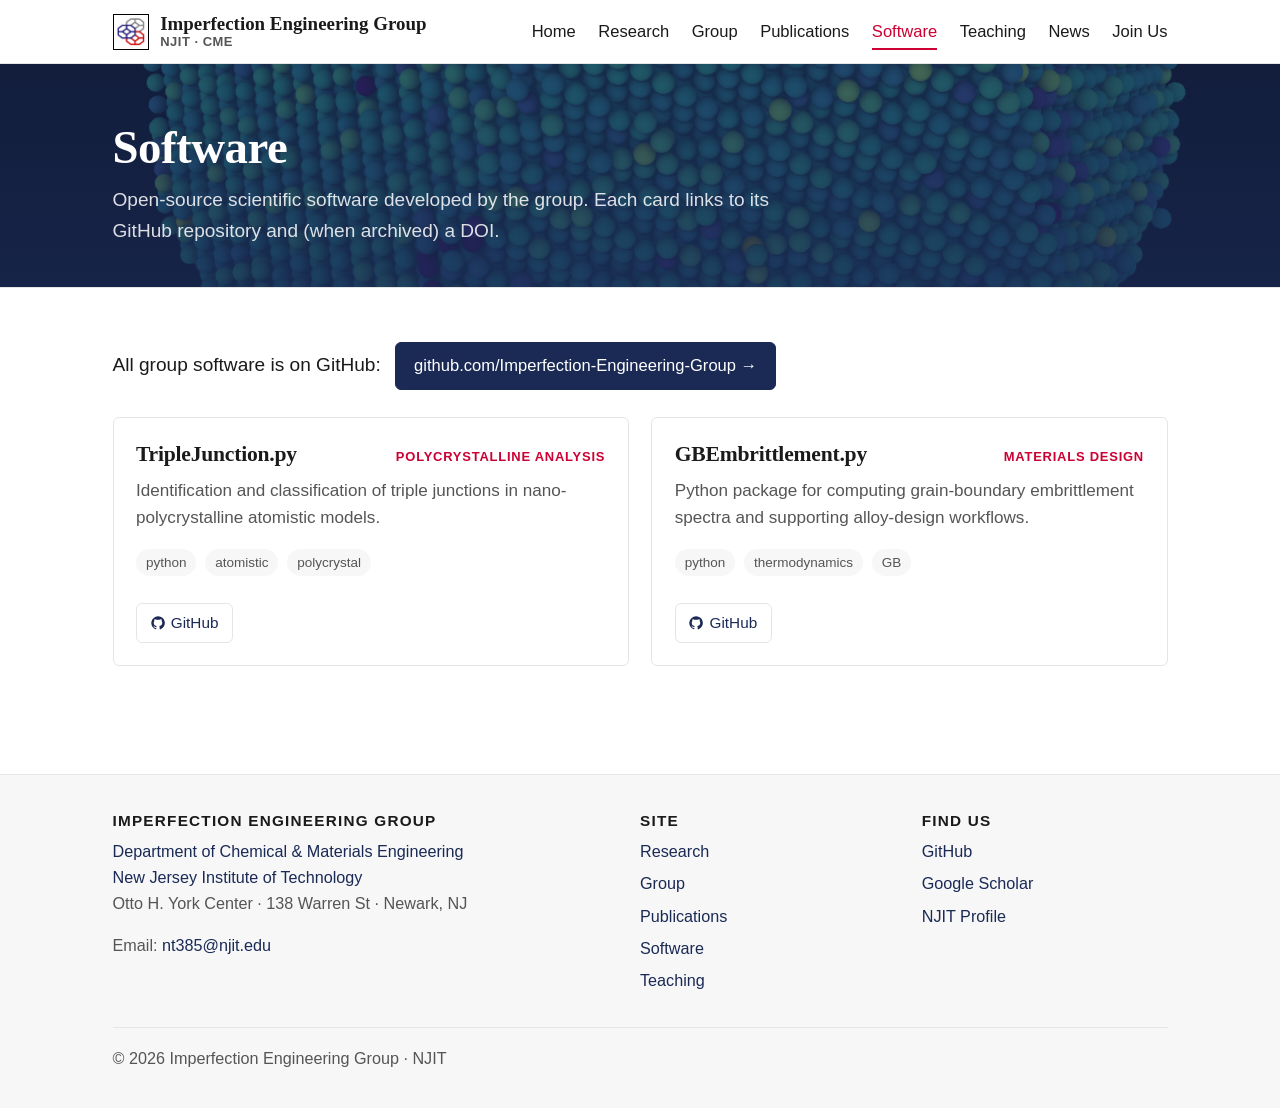
<file: pages/software.html>
<!DOCTYPE html>
<html lang="en">
<head>
  <meta charset="UTF-8">
  <meta name="viewport" content="width=device-width, initial-scale=1">
  <title>Software — Imperfection Engineering Group</title>
  <link rel="icon" href="../favicon.png">
  <link rel="stylesheet" href="../assets/css/style.css">
</head>
<body data-base="../">
<header class="site-header" data-include="header"></header>

<section class="page-banner">
  <div class="container">
    <h1>Software</h1>
    <p>Open-source scientific software developed by the group. Each card links to its GitHub repository and (when archived) a DOI.</p>
  </div>
</section>

<section>
  <div class="container">
    <p style="margin-bottom:1.5rem;">
      All group software is on GitHub:
      <a class="btn btn-primary" style="margin-left:.5rem;" href="https://github.com/Imperfection-Engineering-Group" target="_blank" rel="noopener">github.com/Imperfection-Engineering-Group →</a>
    </p>
    <div id="software-grid" class="grid grid-2"></div>
  </div>
</section>

<footer class="site-footer" data-include="footer"></footer>
<script src="../assets/js/layout.js"></script>
<script src="../assets/js/site.js"></script>
<script>renderSoftware();</script>
</body>
</html>
</file>
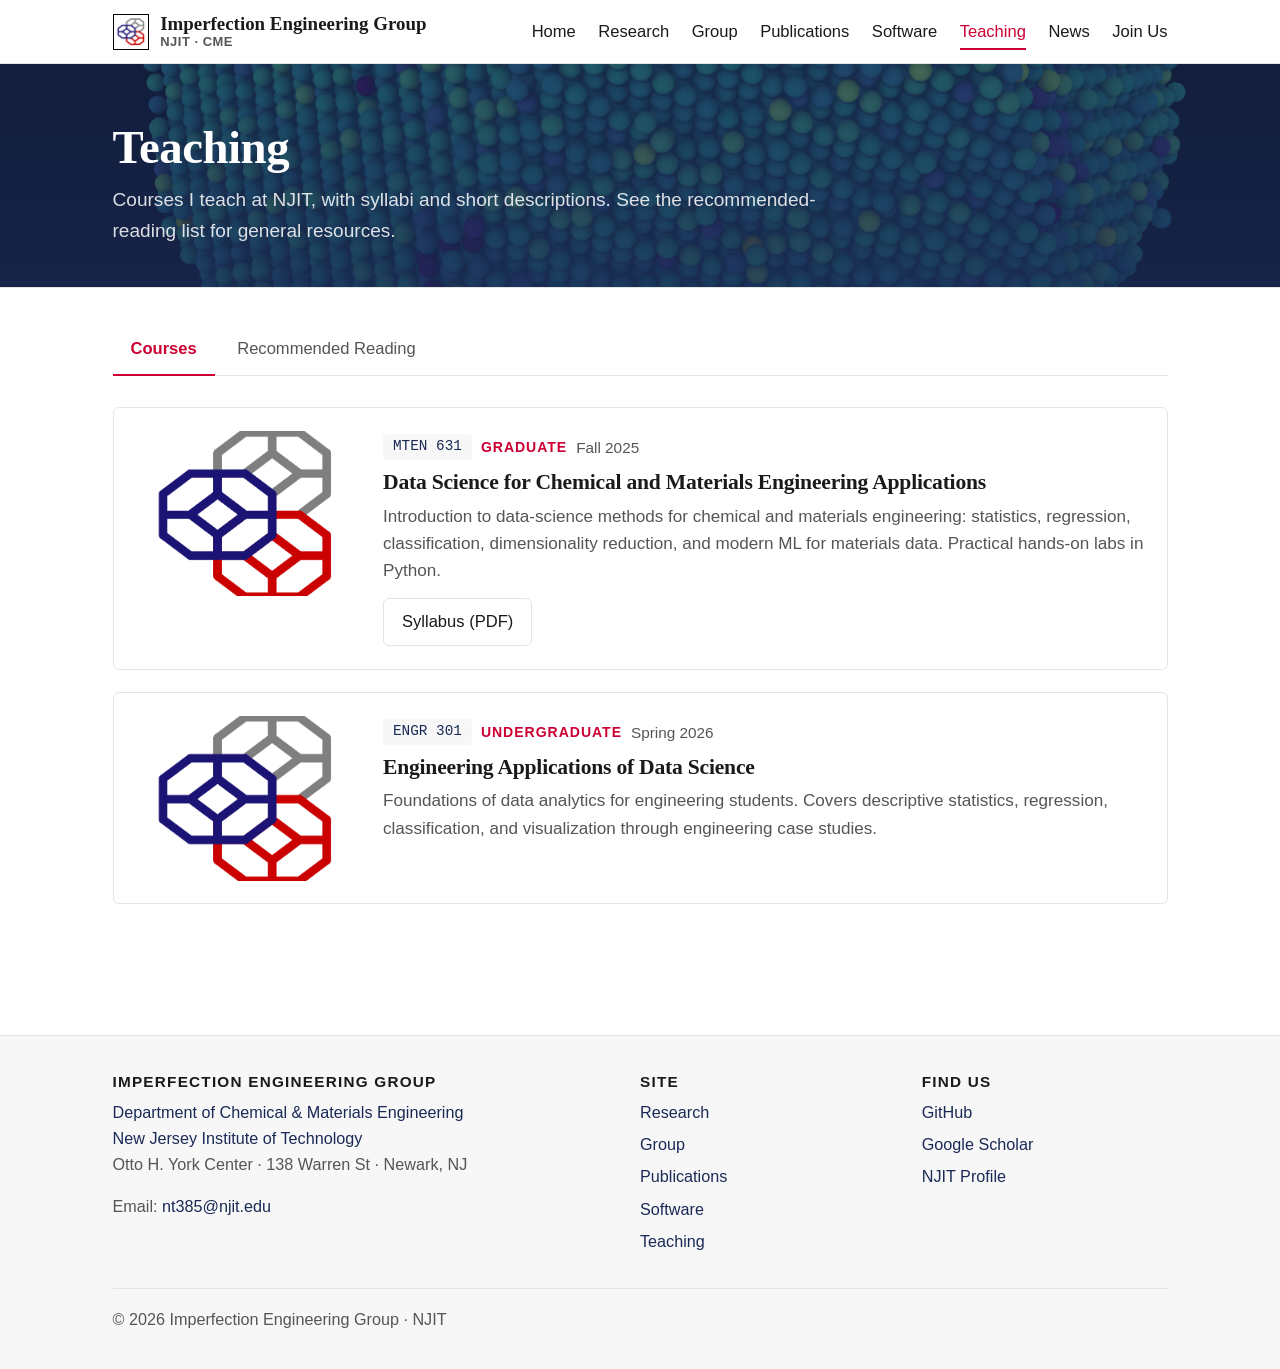
<file: pages/teaching.html>
<!DOCTYPE html>
<html lang="en">
<head>
  <meta charset="UTF-8">
  <meta name="viewport" content="width=device-width, initial-scale=1">
  <title>Teaching — Imperfection Engineering Group</title>
  <link rel="icon" href="../favicon.png">
  <link rel="stylesheet" href="../assets/css/style.css">
</head>
<body data-base="../">
<header class="site-header" data-include="header"></header>

<section class="page-banner">
  <div class="container">
    <h1>Teaching</h1>
    <p>Courses I teach at NJIT, with syllabi and short descriptions. See the recommended-reading list for general resources.</p>
  </div>
</section>

<section>
  <div class="container">
    <nav class="subnav">
      <a href="teaching.html" class="active">Courses</a>
      <a href="reading.html">Recommended Reading</a>
    </nav>

    <div id="courses-list"></div>
  </div>
</section>

<footer class="site-footer" data-include="footer"></footer>
<script src="../assets/js/layout.js"></script>
<script src="../assets/js/site.js"></script>
<script>renderCourses();</script>
</body>
</html>
</file>
<file: assets/css/style.css>
/* ===== Design tokens ===== */
:root {
  --c-navy: #1a2a55;
  --c-red: #cc0033;
  --c-gray: #6b6b6b;
  --c-ink: #1a1a1a;
  --c-muted: #555;
  --c-line: #e5e5e5;
  --c-bg: #ffffff;
  --c-bg-alt: #f7f7f8;
  --c-link: #1a2a55;
  --c-link-hover: #c8242a;

  --f-sans: -apple-system, BlinkMacSystemFont, "Segoe UI", Inter, Roboto, Helvetica, Arial, sans-serif;
  --f-serif: "Source Serif 4", "Source Serif Pro", Georgia, "Times New Roman", serif;

  --maxw: 1100px;
  --gutter: 1.25rem;
  --radius: 6px;
  --shadow-sm: 0 1px 2px rgba(0,0,0,.04), 0 2px 8px rgba(0,0,0,.04);
}

/* ===== Reset ===== */
*,*::before,*::after { box-sizing: border-box; }
html { -webkit-text-size-adjust: 100%; scroll-behavior: smooth; font-size: 18px; }
body {
  margin: 0;
  font-family: var(--f-sans);
  color: var(--c-ink);
  background: var(--c-bg);
  line-height: 1.6;
  font-size: 1.06rem;
}
img { max-width: 100%; height: auto; display: block; }
a { color: var(--c-link); text-decoration: none; }
a:hover { color: var(--c-link-hover); text-decoration: underline; }
h1, h2, h3, h4 {
  font-family: var(--f-serif);
  line-height: 1.25;
  letter-spacing: -0.01em;
  margin: 0 0 .5em;
}
h1 { font-size: clamp(1.75rem, 2.4vw + 1rem, 2.6rem); }
h2 { font-size: clamp(1.4rem, 1.4vw + 1rem, 2rem); }
h3 { font-size: 1.2rem; }
p { margin: 0 0 1em; }
hr { border: 0; border-top: 1px solid var(--c-line); margin: 2.5rem 0; }
code { font-family: ui-monospace, "SF Mono", Menlo, monospace; font-size: .9em; background: var(--c-bg-alt); padding: 1px 5px; border-radius: 4px; }

/* ===== Layout ===== */
.container { max-width: var(--maxw); margin: 0 auto; padding: 0 var(--gutter); }
section { padding: 3rem 0; }
section + section { border-top: 1px solid var(--c-line); }

/* ===== Header / nav ===== */
.site-header {
  position: sticky; top: 0; z-index: 50;
  background: rgba(255,255,255,.92);
  backdrop-filter: saturate(180%) blur(10px);
  border-bottom: 1px solid var(--c-line);
}
.nav { display: flex; align-items: center; justify-content: space-between; padding: .75rem 0; gap: 1rem; }
.brand { display: flex; align-items: center; gap: .65rem; font-weight: 600; color: var(--c-ink); }
.brand:hover { text-decoration: none; }
.brand img { width: 36px; height: 36px; object-fit: contain; border: 1px solid #000; }
.brand-text { display: flex; flex-direction: column; line-height: 1.1; }
.brand-text .t1 { font-family: var(--f-serif); font-size: 1.05rem; font-weight: 600; }
.brand-text .t2 { font-size: .72rem; color: var(--c-muted); letter-spacing: .04em; text-transform: uppercase; }
.nav-links { display: flex; gap: 1.25rem; align-items: center; list-style: none; margin: 0; padding: 0; }
.nav-links a {
  font-size: .92rem; color: var(--c-ink); padding: .4rem 0; position: relative;
}
.nav-links a:hover { text-decoration: none; color: var(--c-red); }
.nav-links a.active { color: var(--c-red); }
.nav-links a.active::after {
  content: ""; position: absolute; left: 0; right: 0; bottom: -2px; height: 2px; background: var(--c-red);
}
.nav-toggle {
  display: none; background: none; border: 1px solid var(--c-line); border-radius: var(--radius);
  width: 40px; height: 40px; cursor: pointer; align-items: center; justify-content: center;
}
.nav-toggle span, .nav-toggle span::before, .nav-toggle span::after {
  display: block; width: 18px; height: 2px; background: var(--c-ink); position: relative;
}
.nav-toggle span::before, .nav-toggle span::after { content: ""; position: absolute; left: 0; }
.nav-toggle span::before { top: -6px; }
.nav-toggle span::after { top: 6px; }

@media (max-width: 800px) {
  .nav-toggle { display: inline-flex; }
  .nav-links {
    position: absolute; top: 100%; left: 0; right: 0;
    background: #fff; border-bottom: 1px solid var(--c-line);
    flex-direction: column; align-items: stretch; gap: 0; padding: .5rem var(--gutter) 1rem;
    max-height: 0; overflow: hidden; transition: max-height .25s ease;
  }
  .nav.open .nav-links { max-height: 80vh; overflow: auto; }
  .nav-links a { padding: .75rem 0; border-bottom: 1px solid var(--c-line); }
  .nav-links a:last-child { border-bottom: 0; }
}

/* ===== Hero ===== */
.hero {
  position: relative;
  background:
    linear-gradient(180deg, rgba(255,255,255,.92) 0%, rgba(255,255,255,.82) 55%, rgba(255,255,255,.98) 100%),
    url("../img/homepage.jpg") center/cover no-repeat #f4f4f6;
  padding: 5rem 0 4rem;
  text-align: center;
  border-bottom: 1px solid var(--c-line);
}
.hero-logo { width: 120px; height: 120px; margin: 0 auto 1.25rem; border: 2px solid #000; }
.hero h1 { margin-bottom: .25em; }
.hero .tagline {
  font-family: var(--f-serif); font-style: italic;
  color: var(--c-ink); font-size: 1.2rem; font-weight: 500;
  max-width: 640px; margin: 0 auto 1.5rem;
}
.hero-meta { color: var(--c-ink); font-size: .95rem; font-weight: 500; opacity: .85; }
.hero-meta a { color: var(--c-navy); font-weight: 600; }
.hero-actions { margin-top: 1.5rem; display: flex; gap: .75rem; justify-content: center; flex-wrap: wrap; }

/* ===== Buttons ===== */
.btn {
  display: inline-block; padding: .55rem 1rem; border-radius: var(--radius);
  font-size: .92rem; font-weight: 500; border: 1px solid var(--c-navy);
  color: var(--c-navy); background: #fff; transition: all .15s ease;
}
.btn:hover { background: var(--c-navy); color: #fff; text-decoration: none; }
.btn-primary { background: var(--c-navy); color: #fff; }
.btn-primary:hover { background: var(--c-red); border-color: var(--c-red); }
.btn-ghost { border-color: var(--c-line); color: var(--c-ink); }
.btn-ghost:hover { background: var(--c-bg-alt); color: var(--c-ink); }

/* ===== Section headings ===== */
.section-head { display: flex; align-items: baseline; justify-content: space-between; gap: 1rem; margin-bottom: 1.5rem; }
.section-head h2 { margin: 0; }
.section-head .more { font-size: .9rem; }
.eyebrow { font-size: .8rem; text-transform: uppercase; letter-spacing: .12em; color: var(--c-red); font-weight: 600; }

/* ===== Cards / grids ===== */
.grid { display: grid; gap: 1.25rem; }
.grid-2 { grid-template-columns: repeat(auto-fit, minmax(280px, 1fr)); }
.grid-3 { grid-template-columns: repeat(auto-fit, minmax(240px, 1fr)); }

.card {
  background: #fff; border: 1px solid var(--c-line); border-radius: var(--radius);
  overflow: hidden; transition: transform .15s ease, box-shadow .15s ease;
  display: flex; flex-direction: column;
}
.card:hover { transform: translateY(-2px); box-shadow: var(--shadow-sm); }
.card-img { aspect-ratio: 16/10; background: var(--c-bg-alt); overflow: hidden; }
.card-img img { width: 100%; height: 100%; object-fit: cover; }
.card-body { padding: 1rem 1.1rem 1.2rem; display: flex; flex-direction: column; gap: .4rem; flex: 1; }
.card-date { font-size: .78rem; color: var(--c-muted); letter-spacing: .04em; text-transform: uppercase; }
.card-title { font-family: var(--f-serif); font-size: 1.1rem; margin: 0; color: var(--c-ink); }
.card-text { color: var(--c-muted); font-size: .94rem; margin: 0; }

/* ===== News (full list) ===== */
.news-list { display: flex; flex-direction: column; gap: 1.25rem; }
.news-item {
  display: grid; grid-template-columns: 180px 1fr; gap: 1.25rem;
  padding: 1rem; border: 1px solid var(--c-line); border-radius: var(--radius);
  background: #fff;
}
.news-item img { width: 100%; aspect-ratio: 4/3; object-fit: cover; border-radius: 4px; background: var(--c-bg-alt); }
.news-item .news-date { font-size: .82rem; color: var(--c-red); font-weight: 600; letter-spacing: .04em; text-transform: uppercase; }
.news-item h3 { margin: .25rem 0 .35rem; font-family: var(--f-serif); }
.news-item p { color: var(--c-muted); font-size: .94rem; margin: 0; }
@media (max-width: 600px) {
  .news-item { grid-template-columns: 1fr; }
  .news-item img { aspect-ratio: 16/9; }
}

/* ===== Publications ===== */
.pub-tabs { display: flex; gap: .25rem; flex-wrap: wrap; border-bottom: 1px solid var(--c-line); margin-bottom: 1.5rem; }
.pub-tab {
  background: none; border: none; border-bottom: 2px solid transparent;
  padding: .55rem .95rem; margin-bottom: -1px; font-family: inherit; font-size: 1rem;
  font-weight: 600; color: var(--c-muted); cursor: pointer;
}
.pub-tab:hover { color: var(--c-ink); }
.pub-tab.is-active { color: var(--c-red); border-bottom-color: var(--c-red); }
.pub-panel[hidden] { display: none; }
.pubs-controls { display: flex; gap: .75rem; flex-wrap: wrap; align-items: center; margin-bottom: 1.5rem; }
.pubs-controls input[type="search"] {
  flex: 1; min-width: 220px; padding: .55rem .8rem; border: 1px solid var(--c-line);
  border-radius: var(--radius); font-size: .95rem; font-family: inherit;
}
.pubs-controls select {
  padding: .55rem .8rem; border: 1px solid var(--c-line); border-radius: var(--radius);
  background: #fff; font-size: .95rem; font-family: inherit;
}
.pub-list { list-style: none; margin: 0; padding: 0; }
.pub-year { font-family: var(--f-serif); font-size: 1.4rem; margin: 1.5rem 0 .75rem; color: var(--c-navy); border-bottom: 2px solid var(--c-red); padding-bottom: .35rem; display: inline-block; }
.pub-item { padding: 1rem 0; border-bottom: 1px solid var(--c-line); }
.pub-item:last-child { border-bottom: 0; }
.pub-title { font-weight: 600; color: var(--c-ink); font-size: 1.02rem; }
.pub-authors { color: var(--c-muted); font-size: .94rem; margin: .25rem 0; }
.pub-authors .me { color: var(--c-navy); font-weight: 600; }
.pub-venue { font-style: italic; color: var(--c-ink); font-size: .94rem; }
.pub-links { margin-top: .4rem; display: flex; gap: .6rem; flex-wrap: wrap; }
.pub-links a {
  font-size: .82rem; padding: .15rem .55rem; border: 1px solid var(--c-line); border-radius: 999px;
  color: var(--c-navy); background: #fff;
}
.pub-links a:hover { background: var(--c-navy); color: #fff; text-decoration: none; }
.pub-empty { color: var(--c-muted); font-style: italic; padding: 2rem 0; text-align: center; }

/* ===== Group members ===== */
.member { display: grid; grid-template-columns: 160px 1fr; gap: 1.25rem; padding: 1.25rem 0; border-bottom: 1px solid var(--c-line); align-items: start; }
.member:last-child { border-bottom: 0; }
.member-photo { width: 160px; aspect-ratio: 1; background: var(--c-bg-alt); border-radius: var(--radius); overflow: hidden; }
.member-photo img { width: 100%; height: 100%; object-fit: cover; }
.member h3 { margin: 0 0 .15rem; }
.member-period { font-size: .85rem; color: var(--c-muted); margin: 0 0 .5rem; }
.member-bio { color: var(--c-muted); font-size: .95rem; }
@media (max-width: 600px) {
  .member { grid-template-columns: 1fr; }
  .member-photo { width: 140px; }
}

/* ===== Software ===== */
.sw-card {
  border: 1px solid var(--c-line); border-radius: var(--radius); padding: 1.25rem;
  background: #fff; display: flex; flex-direction: column; gap: .5rem;
  transition: border-color .15s ease, box-shadow .15s ease;
}
.sw-card:hover { border-color: var(--c-navy); box-shadow: var(--shadow-sm); }
.sw-head { display: flex; justify-content: space-between; align-items: baseline; gap: 1rem; }
.sw-card h3 { margin: 0; font-family: var(--f-serif); }
.sw-tag { font-size: .72rem; text-transform: uppercase; letter-spacing: .06em; color: var(--c-red); font-weight: 600; }
.sw-desc { color: var(--c-muted); font-size: .95rem; margin: 0; }
.sw-links { display: flex; gap: .5rem; flex-wrap: wrap; margin-top: .5rem; }
.sw-links a {
  display: inline-flex; align-items: center; gap: .35rem;
  padding: .35rem .75rem; border: 1px solid var(--c-line); border-radius: var(--radius);
  font-size: .85rem; color: var(--c-navy); background: #fff;
}
.sw-links a:hover { background: var(--c-navy); color: #fff; text-decoration: none; border-color: var(--c-navy); }
.sw-links svg { width: 14px; height: 14px; }

/* ===== Page banner ===== */
.page-banner {
  position: relative;
  background:
    linear-gradient(180deg, rgba(26,42,85,.7) 0%, rgba(26,42,85,.85) 100%),
    url("../img/background.png") center/cover no-repeat;
  color: #fff; padding: 3rem 0 2.25rem; text-align: left;
}
.page-banner h1 { color: #fff; margin: 0; }
.page-banner p { color: rgba(255,255,255,.85); margin: .5rem 0 0; max-width: 720px; }
.page-banner .pub-profile-links a { color: #fff; text-decoration: underline; }
.page-banner .pub-profile-links a:hover { color: rgba(255,255,255,.85); }

/* ===== Footer ===== */
.site-footer {
  margin-top: 3rem; background: var(--c-bg-alt); border-top: 1px solid var(--c-line);
  padding: 2rem 0; color: var(--c-muted); font-size: .9rem;
}
.footer-grid { display: grid; grid-template-columns: 2fr 1fr 1fr; gap: 2rem; }
.footer-grid h4 { font-family: var(--f-sans); font-size: .85rem; text-transform: uppercase; letter-spacing: .08em; color: var(--c-ink); margin-bottom: .5rem; }
.footer-grid ul { list-style: none; margin: 0; padding: 0; }
.footer-grid li { margin-bottom: .35rem; }
.footer-bottom { border-top: 1px solid var(--c-line); margin-top: 1.5rem; padding-top: 1rem; display: flex; justify-content: space-between; gap: 1rem; flex-wrap: wrap; }
@media (max-width: 700px) {
  .footer-grid { grid-template-columns: 1fr; gap: 1.5rem; }
}

/* ===== Research theme blocks ===== */
.theme-block { margin-bottom: 3rem; scroll-margin-top: 80px; }
.theme-block + .theme-block { padding-top: 2rem; border-top: 1px solid var(--c-line); }
.theme-head { margin-bottom: 1.25rem; }
.theme-head h2 {
  display: inline-block; margin: 0 0 .35rem;
  padding-bottom: .35rem; border-bottom: 3px solid var(--c-red);
}
.theme-head .muted { max-width: 760px; margin: 0; font-size: .95rem; }
/* Research grid: exactly 2 columns on desktop, 1 column on small screens */
.research-grid {
  display: grid;
  grid-template-columns: 1fr;
  gap: 1.25rem;
}
@media (max-width: 780px) {
  .research-grid { grid-template-columns: 1fr; }
}

/* Project card: horizontal — graphical abstract on left, text on right */
.project-card {
  display: grid;
  grid-template-columns: 160px 1fr;
  background: #fff; border: 1px solid var(--c-line); border-radius: var(--radius);
  overflow: hidden;
  transition: transform .15s ease, box-shadow .15s ease;
}
.project-card:hover { transform: translateY(-2px); box-shadow: var(--shadow-sm); }

.project-thumb {
  background:
    repeating-linear-gradient(45deg, #f3f4f8 0 8px, #e9eaf0 8px 16px);
  border-right: 1px solid var(--c-line);
  display: flex; align-items: center; justify-content: center;
}
.project-thumb img { width: 100%; height: 100%; object-fit: cover; }
.project-thumb-placeholder {
  font-size: .68rem; text-transform: uppercase; letter-spacing: .08em;
  color: var(--c-muted); padding: .5rem; text-align: center; line-height: 1.3;
}

.project-card .card-body { padding: 1rem 1.15rem 1.15rem; display: flex; flex-direction: column; gap: .4rem; }
.project-card .card-title { font-size: 1.02rem; margin: 0; }
.project-card .card-text { font-size: .9rem; margin: 0; color: var(--c-muted); }
.cross-themes { font-size: .8rem; margin: .1rem 0 .25rem; }
.cross-themes a { color: var(--c-navy); }

@media (max-width: 540px) {
  .project-card { grid-template-columns: 1fr; }
  .project-thumb { aspect-ratio: 16/9; border-right: 0; border-bottom: 1px solid var(--c-line); }
}

/* ===== Sub-navigation (e.g. inside Teaching) ===== */
.subnav {
  display: flex; gap: .25rem; flex-wrap: wrap;
  border-bottom: 1px solid var(--c-line);
  margin: -1rem 0 1.75rem;
}
.subnav a {
  padding: .65rem 1rem; font-size: .92rem; color: var(--c-muted);
  border-bottom: 2px solid transparent; margin-bottom: -1px;
}
.subnav a:hover { color: var(--c-ink); text-decoration: none; }
.subnav a.active { color: var(--c-red); border-bottom-color: var(--c-red); font-weight: 600; }

/* ===== Course cards (Teaching) ===== */
.course-card {
  display: grid; grid-template-columns: 220px 1fr; gap: 1.5rem;
  padding: 1.25rem; border: 1px solid var(--c-line); border-radius: var(--radius);
  background: #fff; margin-bottom: 1.25rem; align-items: start;
}
.course-card:hover { box-shadow: var(--shadow-sm); }
.course-figure {
  width: 100%; aspect-ratio: 4/3; background: var(--c-bg-alt);
  border-radius: 4px; overflow: hidden;
}
.course-figure img { width: 100%; height: 100%; object-fit: cover; }
.course-meta { display: flex; gap: .5rem; flex-wrap: wrap; margin: .15rem 0 .5rem; }
.course-code { font-family: ui-monospace, "SF Mono", Menlo, monospace; font-size: .8rem;
               color: var(--c-navy); background: var(--c-bg-alt); padding: .1rem .55rem; border-radius: 4px; }
.course-level { font-size: .78rem; text-transform: uppercase; letter-spacing: .07em; color: var(--c-red); font-weight: 600; padding-top: .15rem; }
.course-term { font-size: .85rem; color: var(--c-muted); padding-top: .12rem; }
.course-card h3 { margin: 0 0 .35rem; font-family: var(--f-serif); }
.course-card p { margin: 0 0 .75rem; color: var(--c-muted); font-size: .95rem; }
.course-links { display: flex; gap: .5rem; flex-wrap: wrap; }
@media (max-width: 700px) {
  .course-card { grid-template-columns: 1fr; }
  .course-figure { aspect-ratio: 16/9; }
}

/* ===== Reading list ===== */
.reading-section { margin-bottom: 2rem; }
.reading-section h2 { font-size: 1.3rem; margin-bottom: .5rem; padding-bottom: .35rem; border-bottom: 2px solid var(--c-red); display: inline-block; }
.reading-list { list-style: none; padding: 0; margin: 0; }
.reading-list li { padding: .55rem 0; border-bottom: 1px solid var(--c-line); }
.reading-list li:last-child { border-bottom: 0; }
.reading-list .ref-title { font-weight: 600; color: var(--c-ink); }
.reading-list .ref-note { display: block; color: var(--c-muted); font-size: .9rem; margin-top: .15rem; }

/* ===== Utility ===== */
.text-center { text-align: center; }
.muted { color: var(--c-muted); }
.tag-row { display: flex; gap: .5rem; flex-wrap: wrap; margin: .5rem 0; }
.tag { font-size: .75rem; padding: .15rem .55rem; background: var(--c-bg-alt); border-radius: 999px; color: var(--c-muted); }
</file>
